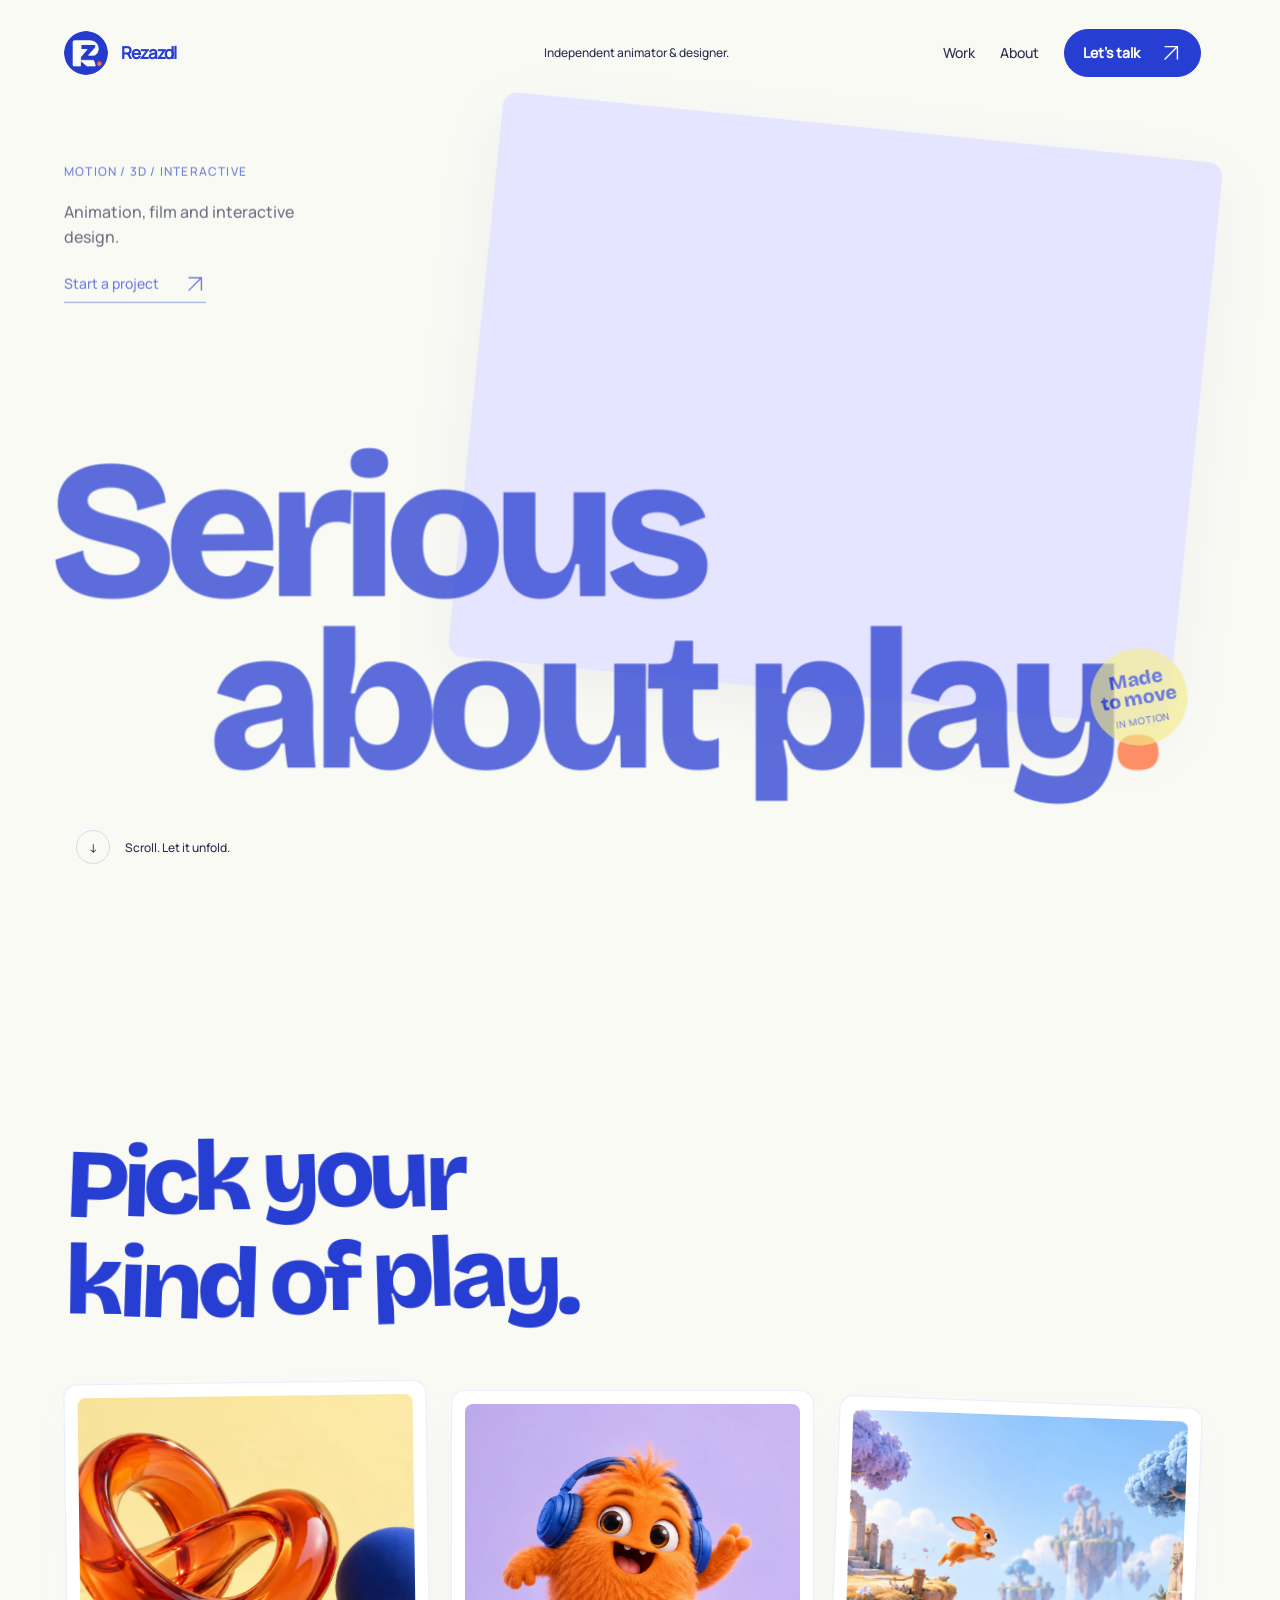
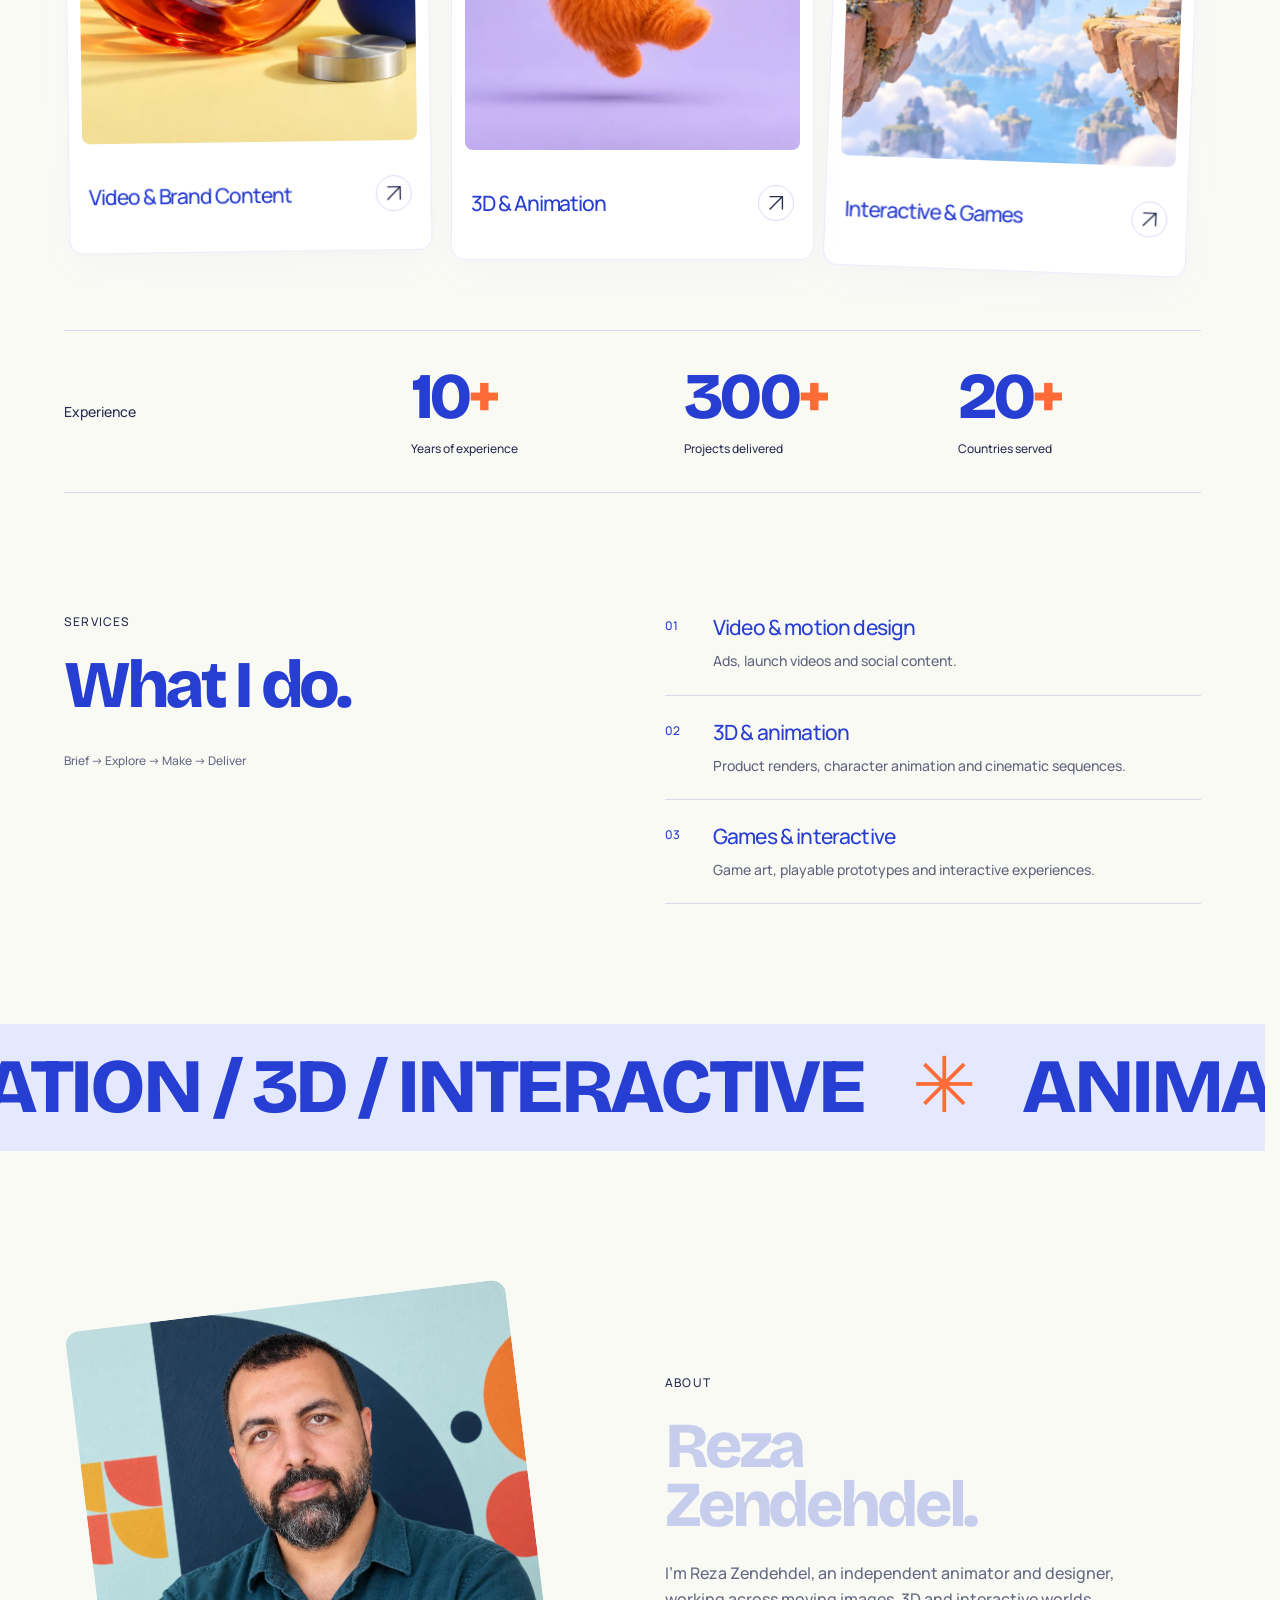
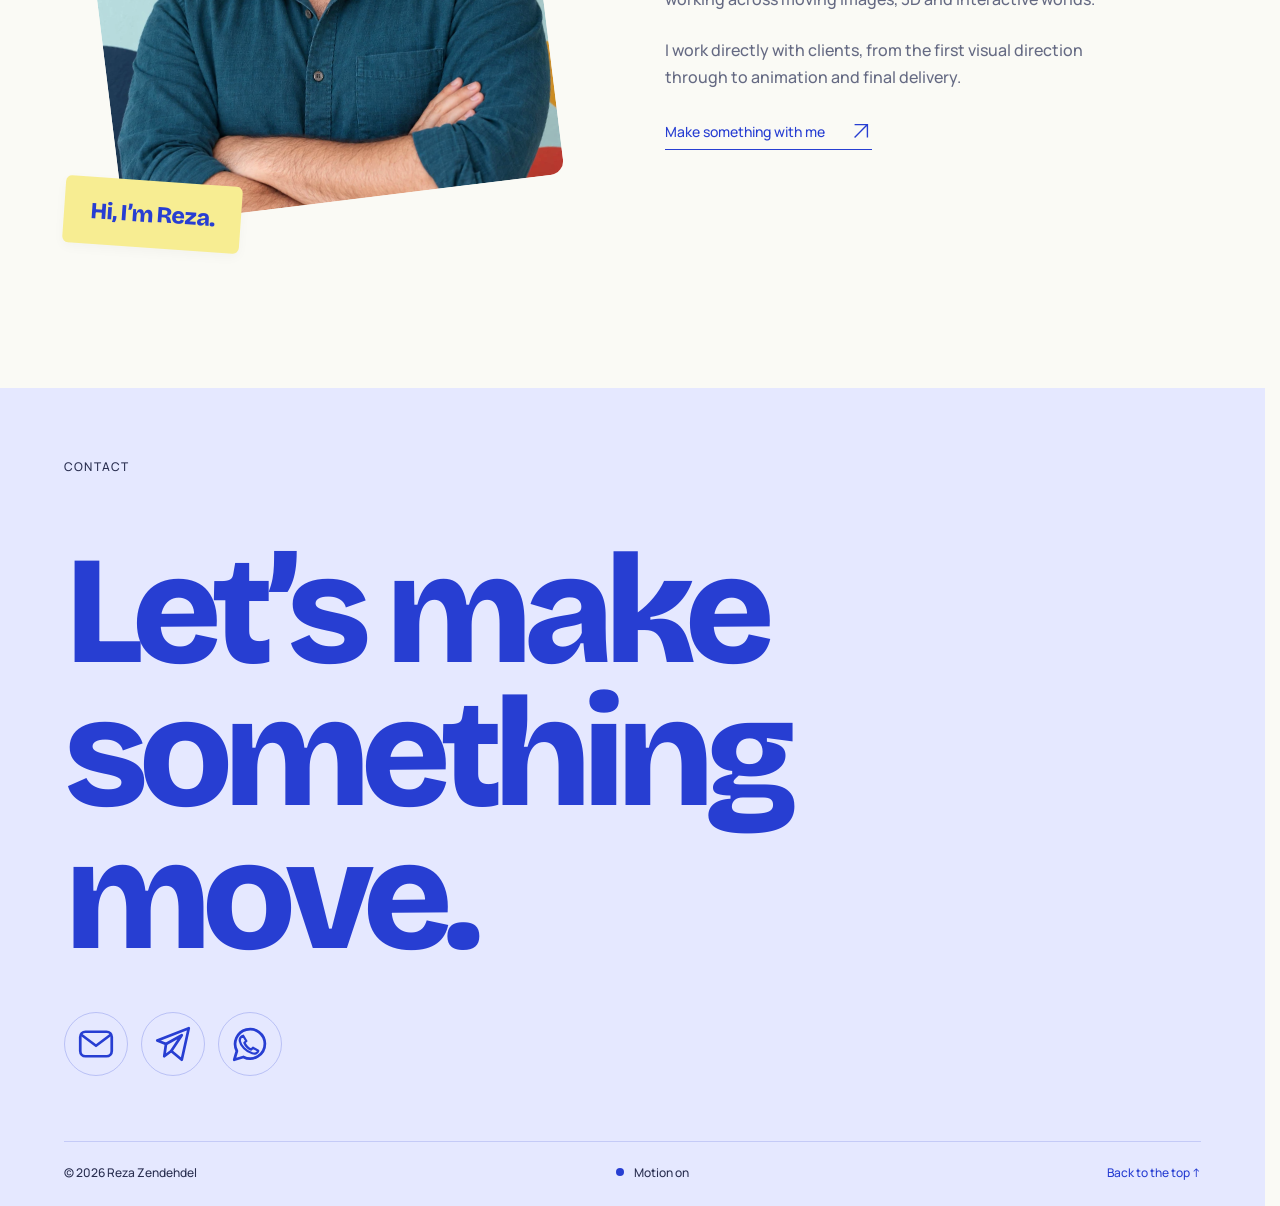
<file: index.html>
<!doctype html><html lang="en"><head><base href="./"><meta charset="utf-8"><meta name="viewport" content="width=device-width, initial-scale=1"><meta name="theme-color" content="#fafaf5"><title>Rezazdl — Reza Zendehdel</title><meta name="description" content="Independent animation, motion design and interactive worlds. A freelance creative with 10+ years of experience."><link rel="icon" type="image/png" href="/assets/brand/rz-logo-v1.png"><link rel="preload" href="./assets/headline.ttf" as="font" type="font/ttf" crossorigin><link rel="stylesheet" href="./site.css?v=20260924-logo1"><script src="./site.js?v=20260923-confirm5" type="module"></script><script defer src="https://cloud.umami.is/script.js" data-website-id="66e963a9-fc44-46df-a7fd-7b0b9149974d"></script></head><body><a class="skip" href="#main">Skip to content</a><div class="scroll-progress" aria-hidden="true"></div><header class="nav"><a class="brand" href="./" aria-label="Rezazdl — Reza Zendehdel home"><img class="brand-logo" src="/assets/brand/rz-logo-v1.png" alt="" width="44" height="44" decoding="async"><span class="brand-name">Rezazdl</span></a><div class="nav-center">Independent animator & designer.</div><nav class="nav-links" aria-label="Main navigation"><a class="desktop" href="#work">Work</a><a class="desktop" href="#about">About</a><a class="nav-contact" href="#contact">Let’s talk <svg class="icon" aria-hidden="true" viewBox="0 0 24 24"><path d="m5 19 14-14M5 5h14v14"/></svg></a></nav></header><main id="main"><div id="top"></div><section class="hero-track" aria-labelledby="hero-title"><div class="hero"><div class="hero-intro"><div><div class="eyebrow">Motion / 3D / Interactive</div><p>Animation, film and interactive design.</p></div><a class="text-link" href="#contact">Start a project <svg class="icon" aria-hidden="true" viewBox="0 0 24 24"><path d="m5 19 14-14M5 5h14v14"/></svg></a></div><div class="reel-frame"><video id="hero-video" loop muted playsinline preload="none" aria-label="Showreel"></video></div><h1 class="hero-title display" id="hero-title"><span class="topline">Serious</span><span class="bottomline">about play<span class="punctuation">.</span></span></h1><div class="hero-sticker" aria-hidden="true">Made<br>to move<small>IN MOTION</small></div><div class="hero-base"><a class="hero-scroll" href="#work"><span class="scroll-glyph" aria-hidden="true">↓</span><span>Scroll. Let it unfold.</span></a><div class="hero-controls"><button id="reel-pause" hidden aria-label="Pause reel" title="Pause reel"><svg aria-hidden="true" viewBox="0 0 24 24"><path class="pause-symbol" d="M9 6v12M15 6v12"/><path class="resume-symbol" d="m9 6 9 6-9 6Z"/></svg></button></div></div></div></section><section id="work" aria-labelledby="work-heading"><div class="work-intro container"><div><h2 class="display section-heading" id="work-heading">Pick your<br>kind of play.</h2></div></div><div class="work-track"><div class="work-stage"><div class="work-grid"><button type="button" class="work-card" data-collection="video" aria-haspopup="dialog" aria-controls="collection-dialog" aria-label="Open Video & Brand Content gallery"><div class="card-image"><img src="./assets/brand-light.webp" alt="Colourful sculptural brand still life" width="1200" height="800" loading="lazy"></div><div class="card-meta"><div><h3>Video & Brand Content</h3></div><span class="card-arrow"><svg class="icon" aria-hidden="true" viewBox="0 0 24 24"><path d="m5 19 14-14M5 5h14v14"/></svg></span></div></button><button type="button" class="work-card" data-collection="3d" aria-haspopup="dialog" aria-controls="collection-dialog" aria-label="Open 3D & Animation gallery"><div class="card-image"><img src="./assets/character.webp" alt="Orange furry character wearing cobalt headphones" width="1200" height="800" loading="lazy"></div><div class="card-meta"><div><h3>3D & Animation</h3></div><span class="card-arrow"><svg class="icon" aria-hidden="true" viewBox="0 0 24 24"><path d="m5 19 14-14M5 5h14v14"/></svg></span></div></button><button type="button" class="work-card" data-collection="interactive" aria-haspopup="dialog" aria-controls="collection-dialog" aria-label="Open Interactive & Games gallery"><div class="card-image"><img src="./assets/game-light.webp" alt="A tiny orange rabbit in a sunlit floating game world" width="1200" height="800" loading="lazy"></div><div class="card-meta"><div><h3>Interactive & Games</h3></div><span class="card-arrow"><svg class="icon" aria-hidden="true" viewBox="0 0 24 24"><path d="m5 19 14-14M5 5h14v14"/></svg></span></div></button></div></div></div></section><section class="container" aria-label="Experience"><div class="numbers"><p>Experience</p><div class="stat"><strong>10<span>+</span></strong><p>Years of experience</p></div><div class="stat"><strong>300<span>+</span></strong><p>Projects delivered</p></div><div class="stat"><strong>20<span>+</span></strong><p>Countries served</p></div></div></section><section class="services container" aria-labelledby="services-title"><div class="reveal"><div class="eyebrow">Services</div><h2 class="display" id="services-title">What I do.</h2><div class="process"><span>Brief</span> → <span>Explore</span> → <span>Make</span> → <span>Deliver</span></div></div><ul class="service-list reveal"><li><span>01</span><div><h3>Video & motion design</h3><p>Ads, launch videos and social content.</p></div></li><li><span>02</span><div><h3>3D & animation</h3><p>Product renders, character animation and cinematic sequences.</p></div></li><li><span>03</span><div><h3>Games & interactive</h3><p>Game art, playable prototypes and interactive experiences.</p></div></li></ul></section><div class="ribbon" aria-hidden="true"><div class="ribbon-content"><span>ANIMATION / 3D / INTERACTIVE <b>✳</b> ANIMATION / 3D / INTERACTIVE <b>✳</b> ANIMATION / 3D / INTERACTIVE <b>✳</b></span></div></div><section class="about container" id="about" aria-labelledby="about-title"><div class="about-visual"><div class="about-photo"><img hidden alt="" width="1200" height="800" decoding="async"></div><div class="about-label"><strong>Hi, I’m Reza.</strong></div></div><div class="reveal"><div class="eyebrow">About</div><h2 class="display" id="about-title">Reza<br>Zendehdel.</h2><p>I’m Reza Zendehdel, an independent animator and designer, working across moving images, 3D and interactive worlds.</p><p>I work directly with clients, from the first visual direction through to animation and final delivery.</p><a class="text-link" href="#contact">Make something with me <svg class="icon" aria-hidden="true" viewBox="0 0 24 24"><path d="m5 19 14-14M5 5h14v14"/></svg></a></div></section><section class="contact container" id="contact" aria-labelledby="contact-heading"><div class="contact-top"><div class="eyebrow">Contact</div></div><h2 class="display" id="contact-heading">Let’s make<br>something <span class="underlined">move.</span></h2><div class="contact-icons" role="group" aria-label="Get in touch"><button type="button" class="contact-icon" data-contact="Email" aria-label="Email me" title="Email me" aria-haspopup="dialog" aria-controls="contact-dialog"><svg aria-hidden="true" viewBox="0 0 24 24"><rect x="3" y="5" width="18" height="14" rx="3"/><path d="m4 7 8 6 8-6"/></svg></button><a class="contact-icon" href="https://t.me/rzazdl" target="_blank" rel="noopener noreferrer" aria-label="Telegram" title="Telegram"><svg aria-hidden="true" viewBox="0 0 24 24"><path d="m3 10 18-7-4 18-6-5-4 3 1-7Z"/><path d="m8 12 9-5-6 9"/></svg></a><a class="contact-icon" href="./wa/" target="_blank" rel="noopener noreferrer" aria-label="WhatsApp" title="WhatsApp"><svg aria-hidden="true" viewBox="0 0 24 24"><path d="M20.5 11.8a8.5 8.5 0 0 1-12.3 7.6L3 21l1.5-5A8.5 8.5 0 1 1 20.5 11.8Z"/><path d="m8.1 7.3 1.8 3-1.1 1c.7 1.7 2.2 3.2 3.9 3.9l1-1.1 3 1.8c-.9 3.2-5.6 1-8.1-1.5-2.5-2.5-3.7-6-.5-7.1Z" stroke-width="1.3"/></svg></a><button type="button" class="contact-icon" aria-disabled="true" aria-label="Instagram — link coming soon" title="Instagram — link coming soon"><svg aria-hidden="true" viewBox="0 0 24 24"><rect x="3.5" y="3.5" width="17" height="17" rx="5"/><circle cx="12" cy="12" r="3.7"/><circle cx="17.4" cy="6.8" r=".7" fill="currentColor" stroke="none"/></svg></button><button type="button" class="contact-icon" aria-disabled="true" aria-label="LinkedIn — link coming soon" title="LinkedIn — link coming soon"><svg aria-hidden="true" viewBox="0 0 24 24"><rect x="3.5" y="3.5" width="17" height="17" rx="3"/><path d="M8 10v7m4 0v-7m0 3a2.5 2.5 0 0 1 5 0v4"/><circle cx="8" cy="7" r=".8" fill="currentColor" stroke="none"/></svg></button></div><footer class="footer"><span>© 2026 Reza Zendehdel</span><button class="motion-toggle" aria-pressed="true">Motion on</button><a href="#top">Back to the top ↑</a></footer></section></main><dialog id="contact-dialog" class="contact-dialog" aria-labelledby="contact-title"><div class="dialog-head"><span>LET’S TALK ABOUT YOUR PROJECT</span><button class="close" data-close aria-label="Close email form">×</button></div><h2 id="contact-title">Put your idea<br>into words.</h2><form id="email-form" data-recipient=""><div class="form-row"><label>Your name<input name="name" autocomplete="name" maxlength="100" required placeholder="How should I call you?"></label><label>Your email<input name="email" type="email" autocomplete="email" maxlength="254" required placeholder="you@company.com"></label></div><label>Subject<input name="subject" maxlength="160" required placeholder="What are we making?"></label><label>Your message<textarea name="message" rows="4" maxlength="5000" required placeholder="A little about the idea, the timing, and what you have in mind."></textarea></label><p id="email-status" class="email-status" role="status">Email is being connected. For now, reach me on <a href="https://t.me/rzazdl" target="_blank" rel="noopener noreferrer">Telegram</a> or <a href="./wa/" target="_blank" rel="noopener noreferrer">WhatsApp</a>.</p><button class="button email-submit" type="submit" disabled>Send message ↗</button><small class="email-explanation">Your message is sent directly from this form. I’ll reply to the email address you provide.</small></form></dialog><dialog id="collection-dialog" class="portfolio-dialog collection-dialog" aria-labelledby="collection-title" aria-describedby="collection-description"><div class="portfolio-toolbar"><span id="collection-kicker" class="eyebrow">SELECTED WORK</span><button class="close" data-close aria-label="Close project gallery">×</button></div><div class="collection-content"><div class="collection-heading"><h2 class="display" id="collection-title" tabindex="-1" autofocus></h2><p id="collection-description"></p></div><div class="collection-count"><span id="collection-count"></span></div><div id="collection-grid" class="collection-grid"></div></div></dialog><dialog id="project-dialog" class="portfolio-dialog project-dialog" aria-labelledby="detail-title" aria-describedby="detail-subtitle"><div class="portfolio-toolbar"><button class="gallery-back" id="back-to-gallery">← Back to gallery</button><span id="detail-position"></span><button class="close" data-close aria-label="Close project details">×</button></div><div id="project-content" class="detail-content"></div></dialog></body></html>
</file>
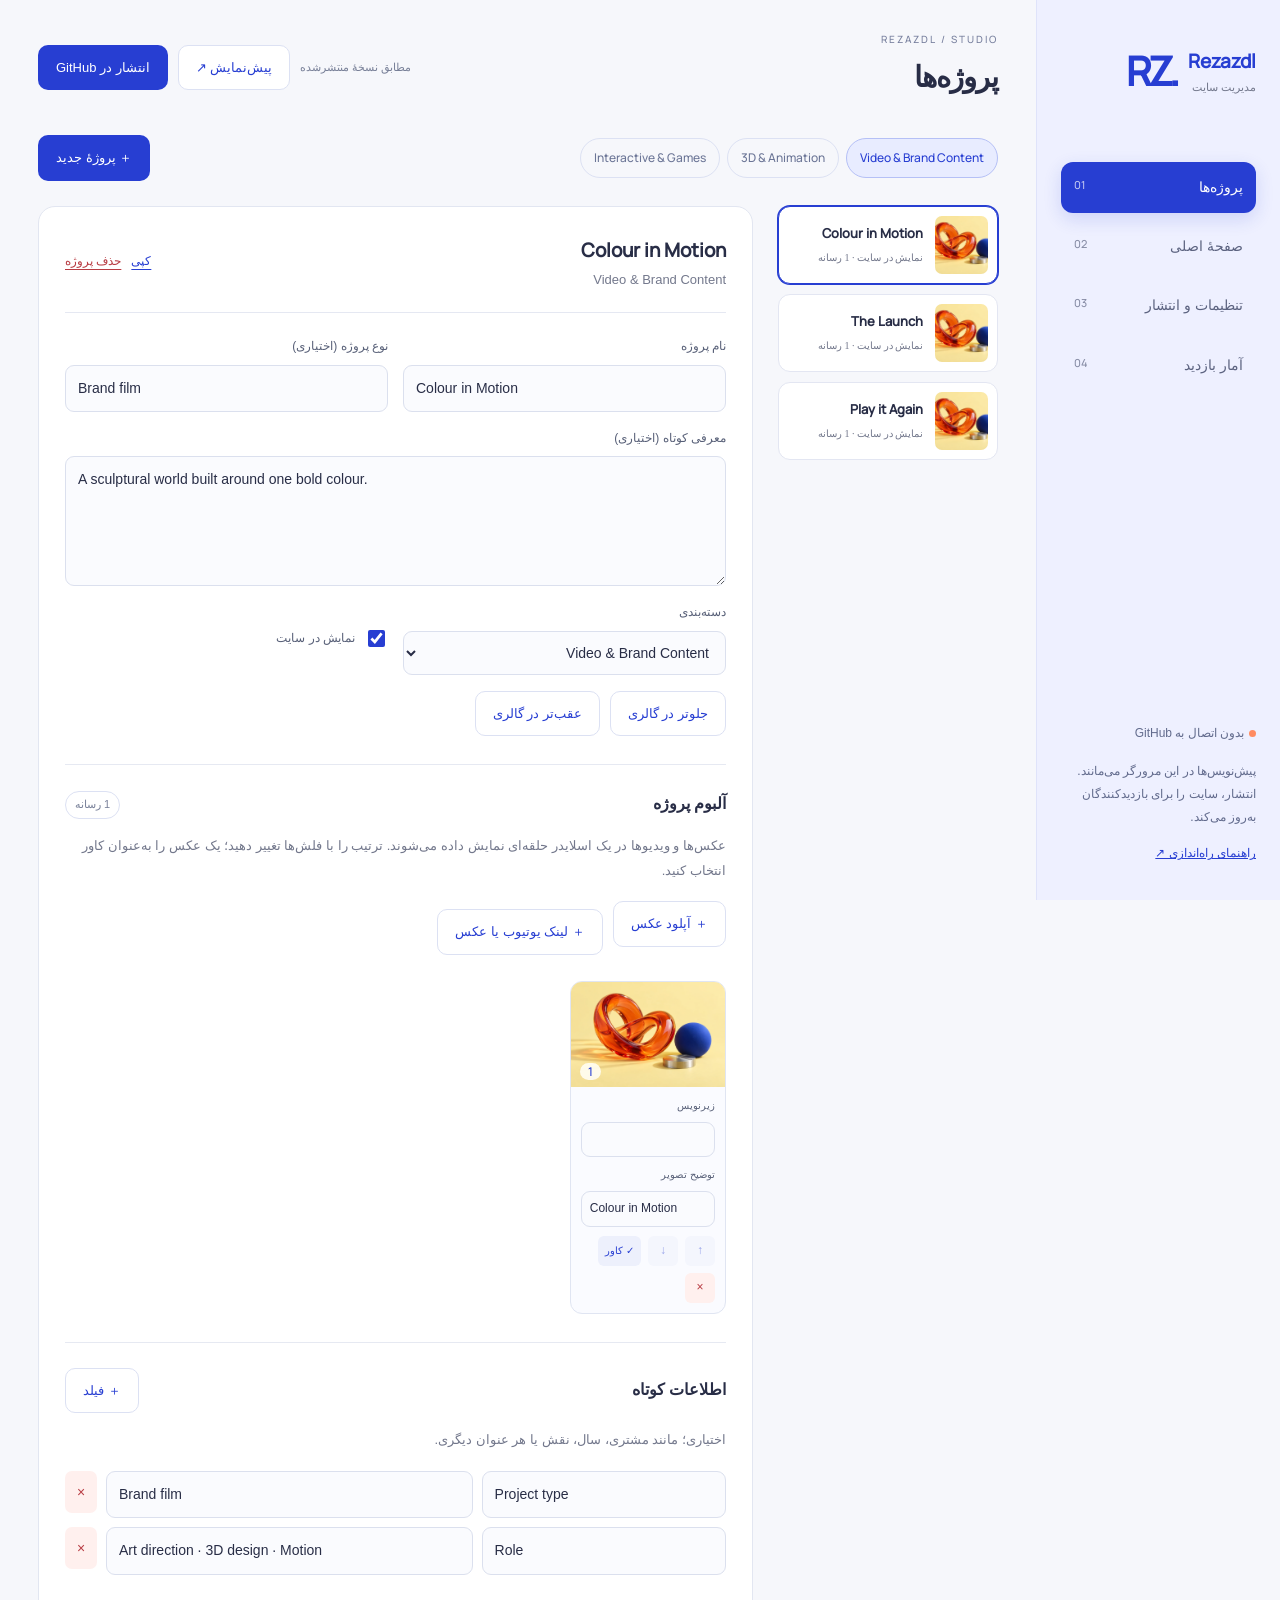
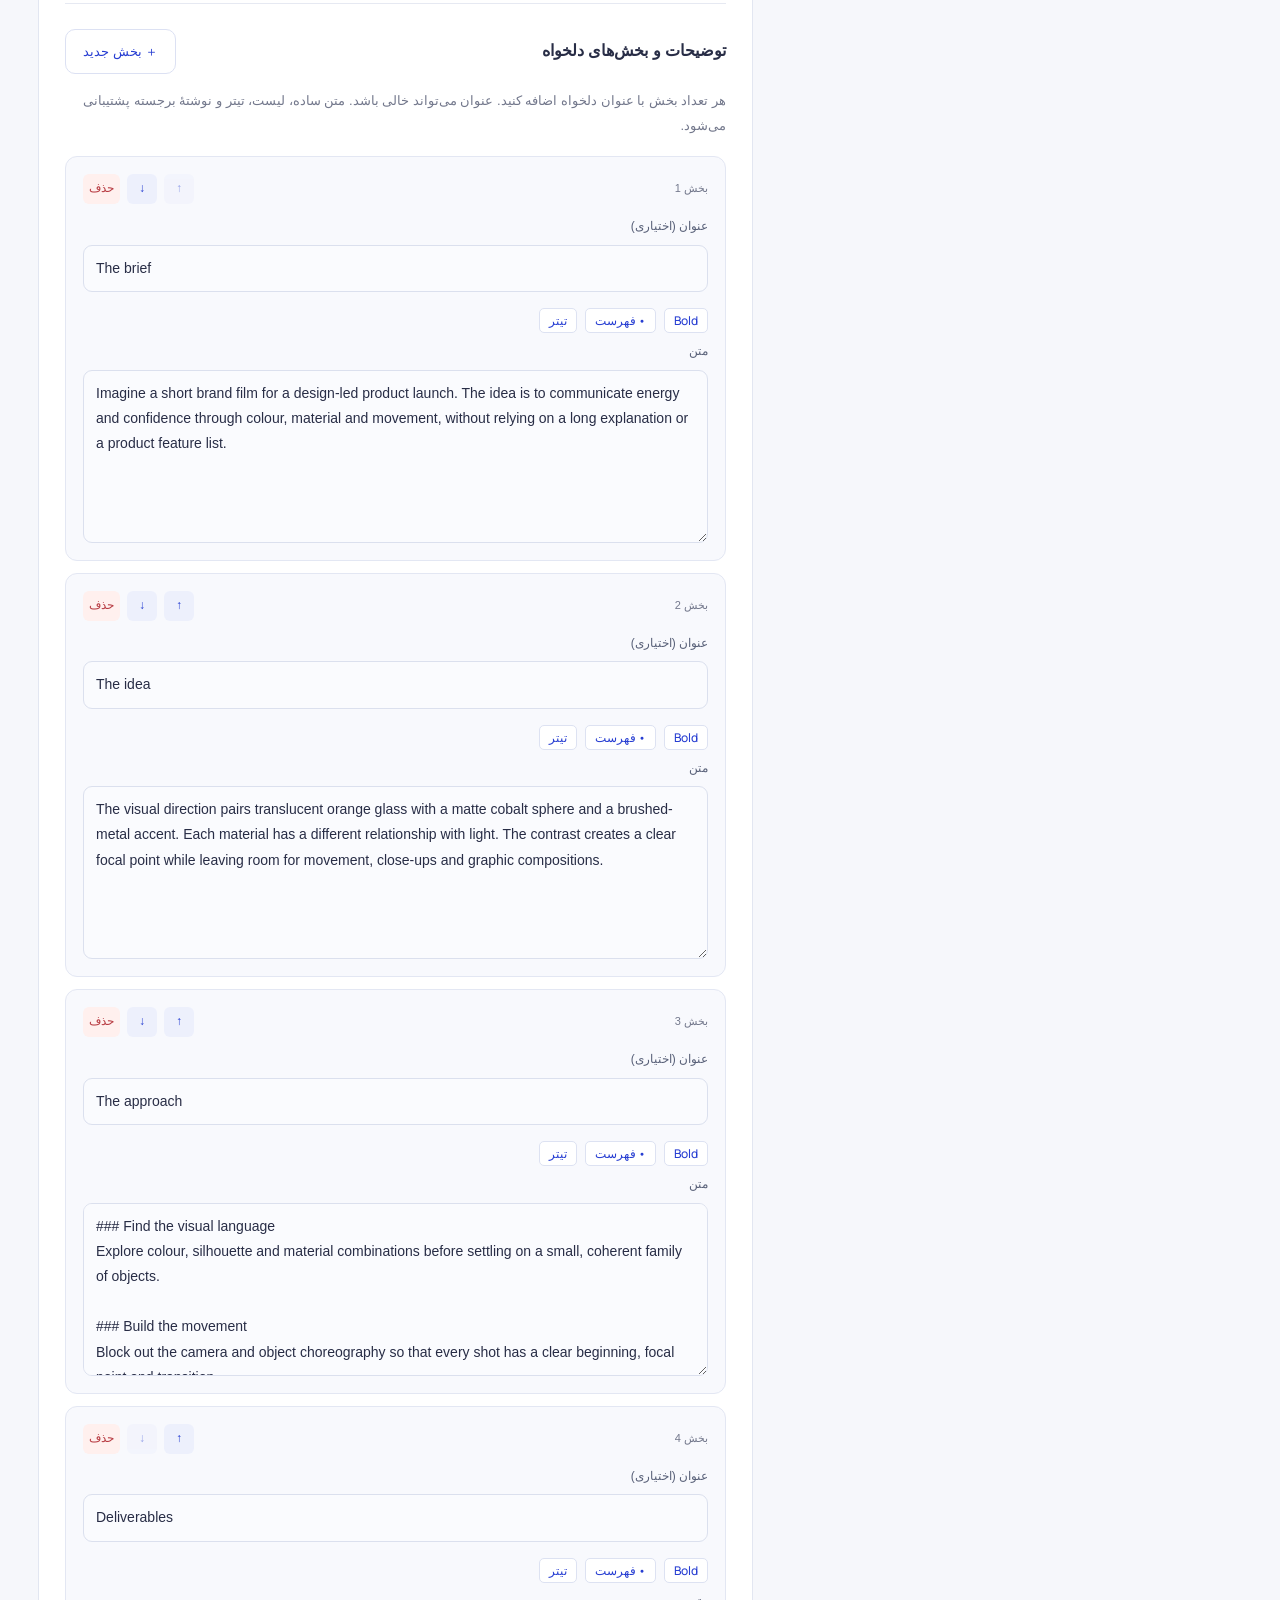
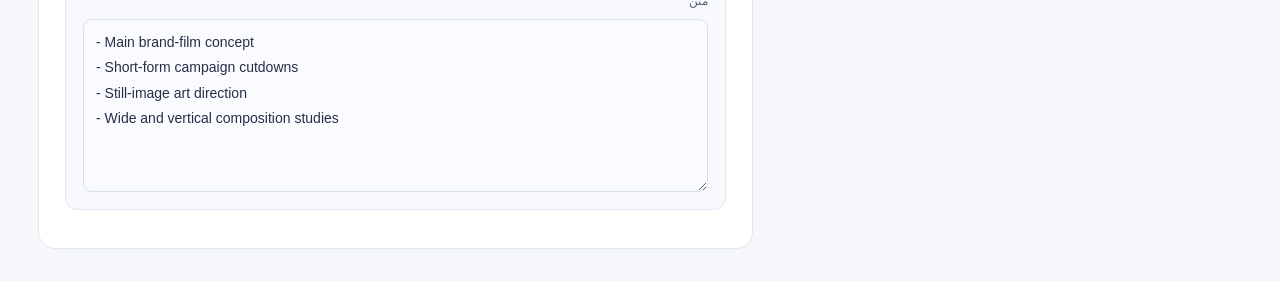
<file: admin/index.html>
<!doctype html><html lang="fa" dir="rtl"><head><base href="../"><meta charset="utf-8"><meta name="viewport" content="width=device-width,initial-scale=1"><meta name="robots" content="noindex,nofollow"><title>مدیریت محتوا — Rezazdl</title><link rel="icon" type="image/png" href="/assets/brand/rz-logo-v1.png"><link rel="stylesheet" href="admin/admin.css?v=20260923-forms4"><script type="module" src="admin/admin.js?v=20260923-forms4"></script></head><body>
<aside class="sidebar"><a class="admin-brand" href="./" target="_blank" rel="noopener"><b>RZ.</b><span>Rezazdl<small>مدیریت سایت</small></span></a><nav aria-label="بخش‌های مدیریت"><button data-view="projects" class="active">پروژه‌ها <span>01</span></button><button data-view="home">صفحهٔ اصلی <span>02</span></button><button data-view="settings">تنظیمات و انتشار <span>03</span></button><button data-view="stats">آمار بازدید <span>04</span></button></nav><div class="sidebar-bottom"><span class="status-dot"></span><span id="connection-state">بدون اتصال به GitHub</span><p>پیش‌نویس‌ها در این مرورگر می‌مانند. انتشار، سایت را برای بازدیدکنندگان به‌روز می‌کند.</p><a href="admin/guide.html" target="_blank" rel="noopener">راهنمای راه‌اندازی ↗</a></div></aside>
<main class="workspace"><header class="admin-header"><div><p class="overline">REZAZDL / STUDIO</p><h1 id="view-title">پروژه‌ها</h1></div><div class="header-actions"><span id="save-state" role="status">در حال دریافت محتوا…</span><button id="preview" class="secondary" disabled>پیش‌نمایش ↗</button><button id="publish" class="primary" disabled>انتشار در GitHub</button></div></header><div id="notice" role="status" hidden></div>
<section id="view-projects" class="view"><div class="project-tools"><div id="category-tabs" class="tabs" role="group" aria-label="دسته‌بندی پروژه‌ها"></div><button id="add-project" class="primary" disabled>＋ پروژهٔ جدید</button></div><div class="project-layout"><div id="project-list" class="project-list" aria-label="فهرست پروژه‌ها"></div><div id="editor" class="editor"><p>در حال دریافت پروژه‌ها…</p></div></div></section>
<section id="view-home" class="view" hidden><p class="help">متن، عکس و ترتیب بخش‌های صفحه را اینجا تغییر دهید. تغییرها ابتدا پیش‌نویس هستند؛ پس از پیش‌نمایش، «انتشار در GitHub» را بزنید.</p><div id="home-editor"></div></section>
<section id="view-settings" class="view" hidden><div class="settings-grid"><section class="panel"><div class="section-title"><h2>اتصال به GitHub</h2><span id="repo-badge" class="pill">متصل نیست</span></div><p class="help">پس از آپلود نسخهٔ آماده در مخزن، این اتصال را یک‌بار تنظیم کنید. توکن فقط تا زمان باز بودن این صفحه در حافظه می‌ماند.</p><form id="connect-form"><label>آدرس مخزن<input id="repo" value="Rezazdl/rezazdl.github.io" dir="ltr" placeholder="https://github.com/username/portfolio" required></label><div class="two-fields"><label>شاخه<input id="branch" dir="ltr" value="main" required></label><label>پوشهٔ سایت<input id="content-root" dir="ltr" value="" placeholder="خالی بگذارید"></label></div><label>توکن دسترسی GitHub<input id="token" type="password" autocomplete="off" spellcheck="false" required placeholder="Fine-grained personal access token"></label><p class="help">برای همین مخزن، دسترسی <b dir="ltr">Contents: Read and write</b> کافی است. <a href="https://github.com/settings/personal-access-tokens/new" target="_blank" rel="noopener noreferrer">ساخت توکن ↗</a></p><div class="button-row"><button type="submit" class="primary" id="connect">اتصال</button><button type="button" id="disconnect" class="secondary">قطع اتصال</button></div></form><p id="connect-message" class="help" role="status"></p></section>
<section class="panel"><h2>ویدیوی هیرو</h2><p class="help">یک فایل MP4 کم‌حجم، حداکثر ۳۰ ثانیه و ۱۵ مگابایت. ویدیوهای پروژه‌ها با لینک یوتیوب اضافه می‌شوند.</p><label>آدرس ویدیو<input id="hero-url" dir="ltr" placeholder="assets/showreel.mp4"></label><label class="upload-button">انتخاب فایل MP4<input id="hero-file" type="file" accept="video/mp4"></label><video id="hero-preview" controls muted playsinline preload="metadata"></video></section>
<section class="panel"><h2>نسخهٔ پشتیبان</h2><p class="help">خروجی شامل متن و ترتیب تمام پروژه‌ها و تصاویر تازهٔ آپلودشده است. عکس‌های قبلاً منتشرشده همچنان در مخزن شما باقی می‌مانند.</p><div class="button-row"><button id="export" class="secondary">دانلود فایل محتوا</button><label class="upload-button">ورود فایل محتوا<input id="import" type="file" accept="application/json,.json"></label></div><button id="reset-draft" class="text-button danger">کنار گذاشتن پیش‌نویس و دریافت نسخهٔ منتشرشده</button></section>
<section class="panel"><h2>ردیابی بازدید</h2><p class="help">برای دریافت بازدیدکننده‌ها، منبع ورود، کشور و بازهٔ زمانی، سایت را در Umami اضافه کنید و شناسهٔ آن را اینجا وارد کنید. <a href="https://cloud.umami.is/" target="_blank" rel="noopener noreferrer">باز کردن Umami ↗</a></p><label class="check"><input id="analytics-enabled" type="checkbox">ثبت بازدیدها فعال باشد</label><label>Website ID<input id="website-id" dir="ltr" placeholder="xxxxxxxx-xxxx-xxxx-xxxx-xxxxxxxxxxxx"></label><label>آدرس اسکریپت<input id="script-url" dir="ltr" placeholder="https://cloud.umami.is/script.js"></label><p class="help">برای اعمال تنظیمات ثبت بازدید، دکمهٔ «انتشار در GitHub» را بزنید. صفحهٔ مدیریت و پیش‌نمایش در آمار شمرده نمی‌شوند.</p></section></div></section>
<section id="view-stats" class="view" hidden><section class="panel stats-setup"><div><h2>آمار واقعی سایت</h2><p id="analytics-state" class="help">ابزار آمار هنوز متصل نشده است.</p><p class="help">گزارش شامل بازدیدکننده‌ها، بازدید صفحات، منابع ورودی و کشورهاست. بازهٔ روزانه، هفتگی، ماهانه یا دلخواه را داخل داشبورد انتخاب کنید.</p></div><label>لینک اشتراک داشبورد Umami<input id="dashboard-url" dir="ltr" placeholder="https://cloud.umami.is/share/…"></label><p class="help">این لینک فقط در همین مرورگر ذخیره می‌شود و همراه سایت منتشر نمی‌شود. هر کسی که خود لینک را داشته باشد می‌تواند گزارش را ببیند.</p><div class="button-row"><button id="show-dashboard" class="primary">نمایش داشبورد</button><a id="open-dashboard" class="secondary" target="_blank" rel="noopener noreferrer" hidden>باز کردن در تب جدید ↗</a><button id="remove-dashboard" class="text-button">حذف اتصال داشبورد</button></div></section><div id="analytics-empty" class="empty-state"><b>هنوز گزارشی متصل نیست.</b><p>از بخش تنظیمات، ثبت بازدید را فعال کنید؛ سپس لینک اشتراک گزارش را اینجا قرار دهید.</p></div><iframe sandbox="allow-scripts allow-same-origin allow-forms allow-popups" id="analytics-frame" title="آمار بازدید سایت در Umami" referrerpolicy="no-referrer" hidden></iframe></section>
</main><dialog id="confirm-dialog"><form method="dialog"><h2 id="confirm-title">تأیید تغییر</h2><p id="confirm-description"></p><div class="button-row"><button value="cancel" class="secondary">انصراف</button><button value="confirm" class="primary" id="confirm-action">تأیید</button></div></form></dialog><dialog id="media-dialog"><form id="media-form"><h2>افزودن به آلبوم</h2><label>نوع رسانه<select id="media-type"><option value="youtube">ویدیوی یوتیوب</option><option value="image">عکس با آدرس اینترنتی</option></select></label><label>لینک<input id="media-url" type="url" dir="ltr" required placeholder="https://www.youtube.com/watch?v=…"></label><label>زیرنویس (اختیاری)<input id="media-caption" dir="auto"></label><p id="media-error" role="alert"></p><div class="button-row"><button type="button" data-close-media class="secondary">انصراف</button><button class="primary">افزودن</button></div></form></dialog>
</body></html>
</file>
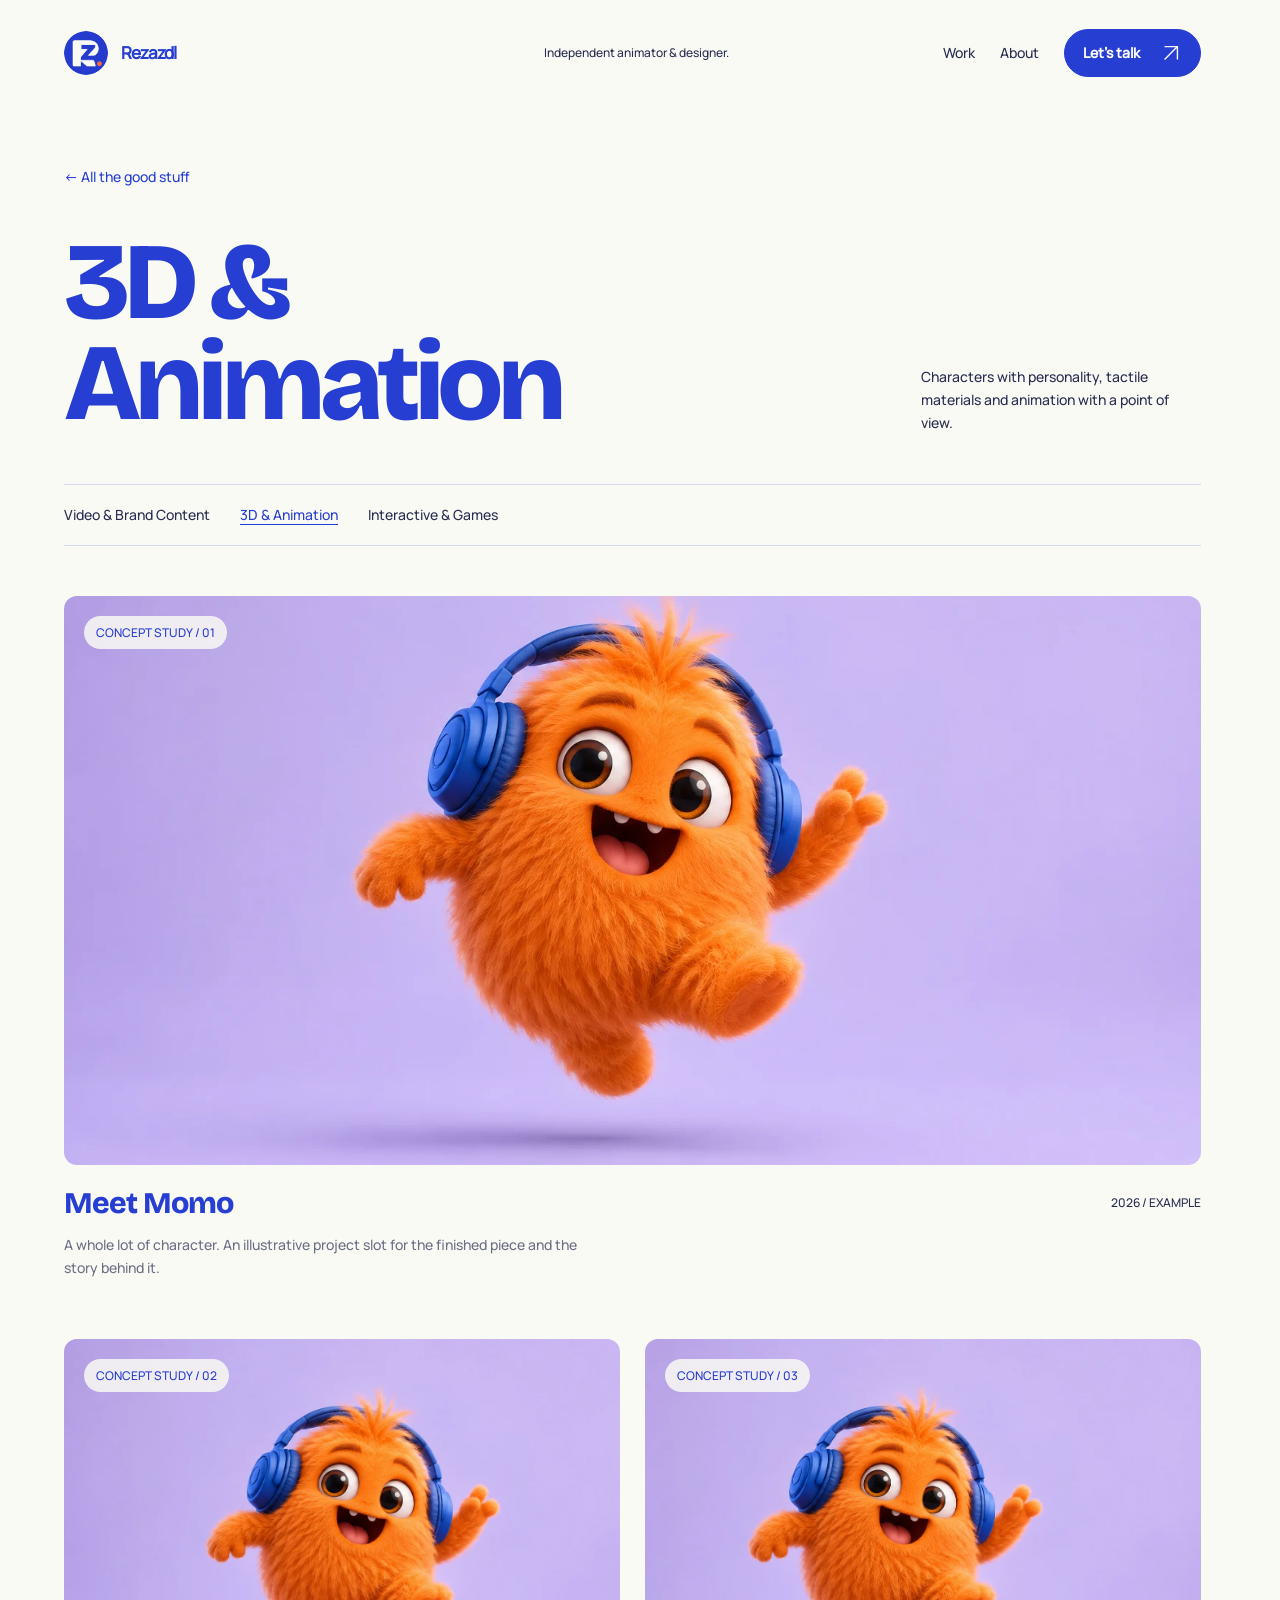
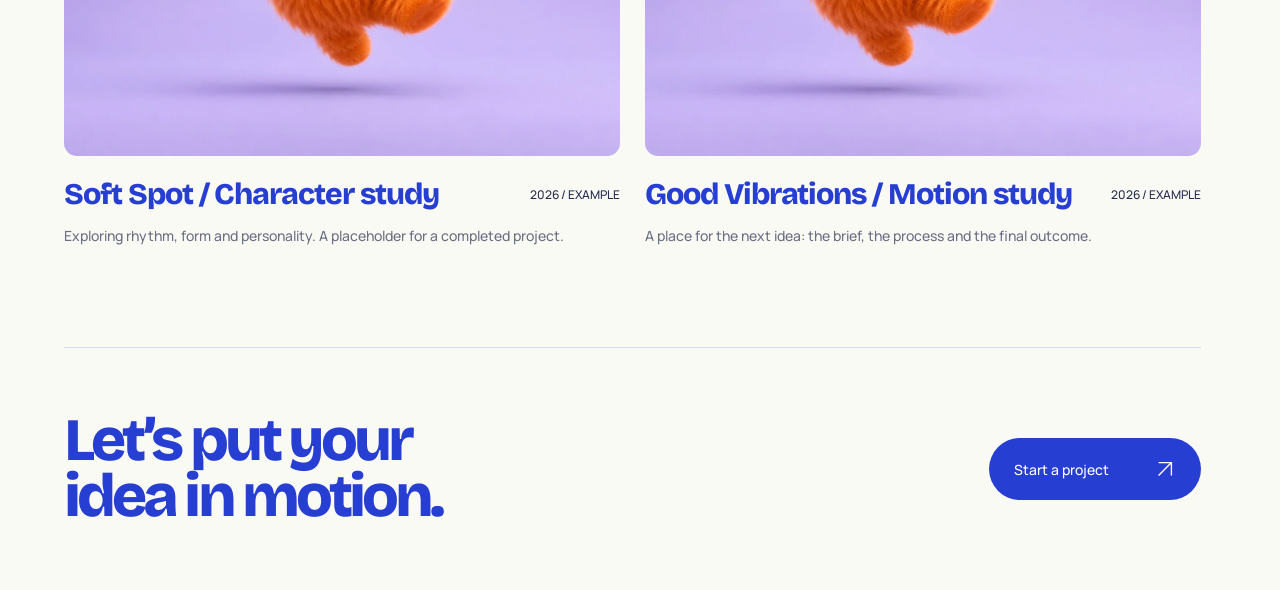
<file: work/3d/index.html>
<!doctype html><html lang="en"><head><base href="../../"><meta charset="utf-8"><meta name="viewport" content="width=device-width, initial-scale=1"><meta name="theme-color" content="#fafaf5"><title>3D & Animation — Reza Zendehdel</title><meta name="description" content="Characters with personality, tactile materials and animation with a point of view."><link rel="icon" type="image/png" href="/assets/brand/rz-logo-v1.png"><link rel="preload" href="./assets/headline.ttf" as="font" type="font/ttf" crossorigin><link rel="stylesheet" href="./site.css?v=20260924-logo1"><script src="./site.js?v=20260923-confirm5" type="module"></script></head><body><a class="skip" href="#main">Skip to content</a><div class="scroll-progress" aria-hidden="true"></div><header class="nav"><a class="brand" href="./" aria-label="Rezazdl — Reza Zendehdel home"><img class="brand-logo" src="/assets/brand/rz-logo-v1.png" alt="" width="44" height="44" decoding="async"><span class="brand-name">Rezazdl</span></a><div class="nav-center">Independent animator & designer.</div><nav class="nav-links" aria-label="Main navigation"><a class="desktop" href="./#work">Work</a><a class="desktop" href="./#about">About</a><a class="nav-contact" href="./#contact">Let’s talk <svg class="icon" aria-hidden="true" viewBox="0 0 24 24"><path d="m5 19 14-14M5 5h14v14"/></svg></a></nav></header><main class="category-main container" id="main"><div id="top"></div><a class="category-back" href="./#work">← All the good stuff</a><div class="category-heading"><h1 class="display">3D &<br>Animation</h1><p>Characters with personality, tactile materials and animation with a point of view.</p></div><nav class="category-tabs" aria-label="Work categories"><a href="#work" data-collection="video" aria-haspopup="dialog">Video & Brand Content</a><a href="#work" data-collection="3d" aria-haspopup="dialog" aria-current="page">3D & Animation</a><a href="#work" data-collection="interactive" aria-haspopup="dialog">Interactive & Games</a></nav><div class="project-grid"><article class="project reveal"><div class="project-image variant-0"><img src="./assets/character.webp" alt="Meet Momo: characters, objects & animated worlds concept" width="1200" height="800" loading="eager"><span class="project-label">CONCEPT STUDY / 01</span></div><div class="project-meta"><h2>Meet Momo</h2><span>2026 / EXAMPLE</span></div><p class="project-description">A whole lot of character. An illustrative project slot for the finished piece and the story behind it.</p></article><article class="project reveal"><div class="project-image variant-1"><img src="./assets/character.webp" alt="Soft Spot / Character study: characters, objects & animated worlds concept" width="1200" height="800" loading="lazy"><span class="project-label">CONCEPT STUDY / 02</span></div><div class="project-meta"><h2>Soft Spot / Character study</h2><span>2026 / EXAMPLE</span></div><p class="project-description">Exploring rhythm, form and personality. A placeholder for a completed project.</p></article><article class="project reveal"><div class="project-image variant-2"><img src="./assets/character.webp" alt="Good Vibrations / Motion study: characters, objects & animated worlds concept" width="1200" height="800" loading="lazy"><span class="project-label">CONCEPT STUDY / 03</span></div><div class="project-meta"><h2>Good Vibrations / Motion study</h2><span>2026 / EXAMPLE</span></div><p class="project-description">A place for the next idea: the brief, the process and the final outcome.</p></article></div><section class="category-footer"><h2 class="display">Let’s put your<br>idea in motion.</h2><a class="button" href="./#contact">Start a project <svg class="icon" aria-hidden="true" viewBox="0 0 24 24"><path d="m5 19 14-14M5 5h14v14"/></svg></a></section></main><dialog id="contact-dialog" class="contact-dialog" aria-labelledby="contact-title"><div class="dialog-head"><span>LET’S TALK ABOUT YOUR PROJECT</span><button class="close" data-close aria-label="Close email form">×</button></div><h2 id="contact-title">Put your idea<br>into words.</h2><form id="email-form" data-recipient=""><div class="form-row"><label>Your name<input name="name" autocomplete="name" maxlength="100" required placeholder="How should I call you?"></label><label>Your email<input name="email" type="email" autocomplete="email" maxlength="254" required placeholder="you@company.com"></label></div><label>Subject<input name="subject" maxlength="160" required placeholder="What are we making?"></label><label>Your message<textarea name="message" rows="4" maxlength="5000" required placeholder="A little about the idea, the timing, and what you have in mind."></textarea></label><p id="email-status" class="email-status" role="status">Email is being connected. For now, reach me on <a href="https://t.me/rzazdl" target="_blank" rel="noopener noreferrer">Telegram</a> or <a href="./wa/" target="_blank" rel="noopener noreferrer">WhatsApp</a>.</p><button class="button email-submit" type="submit" disabled>Prepare email ↗</button><small class="email-explanation">When connected, this opens your email app with your message ready to send.</small></form></dialog><dialog id="collection-dialog" class="portfolio-dialog collection-dialog" aria-labelledby="collection-title" aria-describedby="collection-description"><div class="portfolio-toolbar"><span id="collection-kicker" class="eyebrow">SELECTED WORK</span><button class="close" data-close aria-label="Close project gallery">×</button></div><div class="collection-content"><div class="collection-heading"><h2 class="display" id="collection-title" tabindex="-1" autofocus></h2><p id="collection-description"></p></div><div class="collection-count"><span id="collection-count"></span></div><div id="collection-grid" class="collection-grid"></div></div></dialog><dialog id="project-dialog" class="portfolio-dialog project-dialog" aria-labelledby="detail-title" aria-describedby="detail-subtitle"><div class="portfolio-toolbar"><button class="gallery-back" id="back-to-gallery">← Back to gallery</button><span id="detail-position"></span><button class="close" data-close aria-label="Close project details">×</button></div><div id="project-content" class="detail-content"></div></dialog></body></html>
</file>
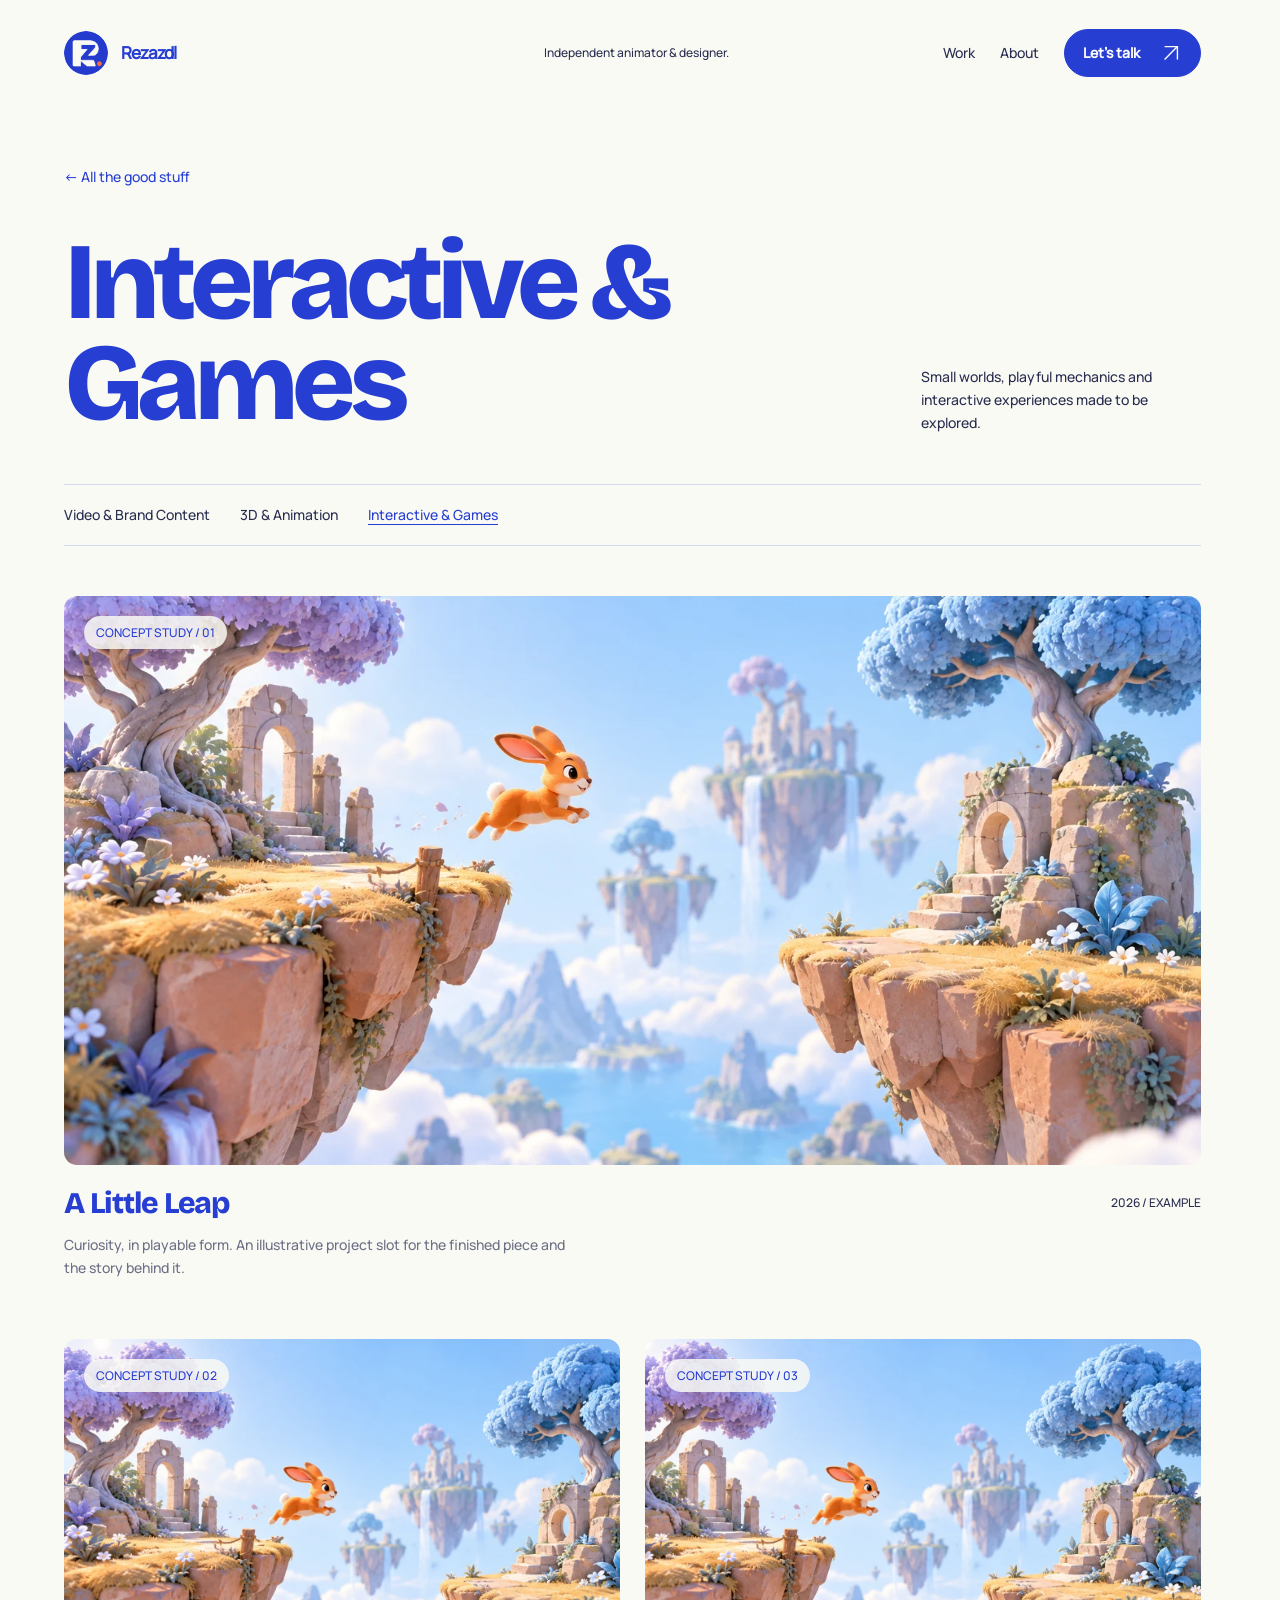
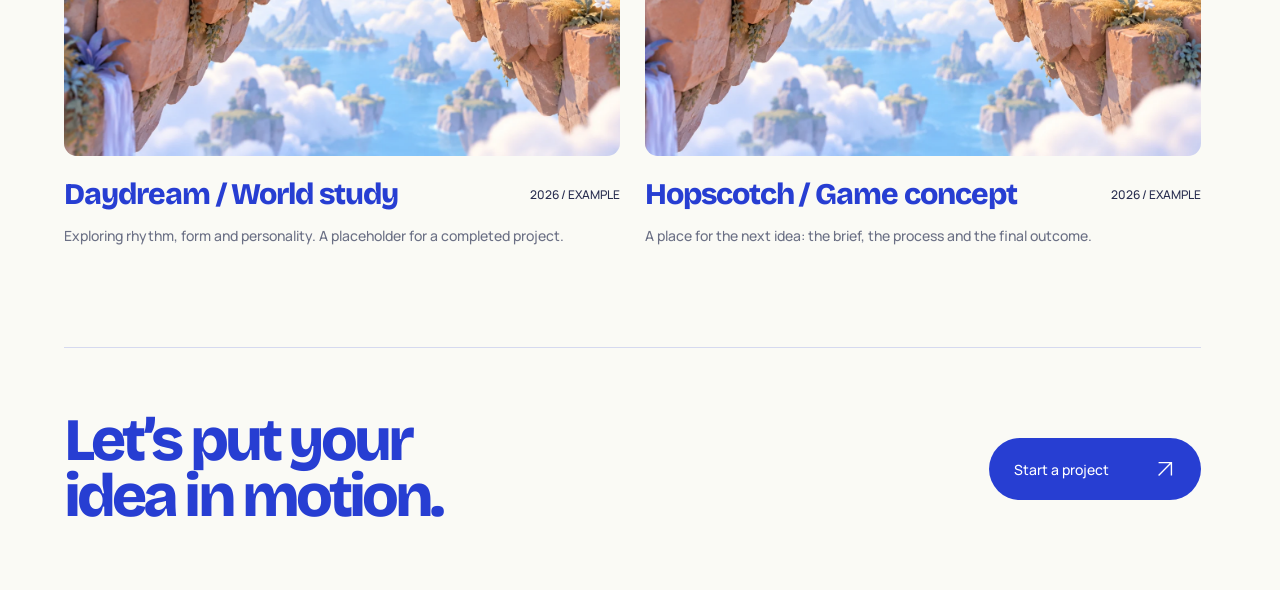
<file: work/interactive/index.html>
<!doctype html><html lang="en"><head><base href="../../"><meta charset="utf-8"><meta name="viewport" content="width=device-width, initial-scale=1"><meta name="theme-color" content="#fafaf5"><title>Interactive & Games — Reza Zendehdel</title><meta name="description" content="Small worlds, playful mechanics and interactive experiences made to be explored."><link rel="icon" type="image/png" href="/assets/brand/rz-logo-v1.png"><link rel="preload" href="./assets/headline.ttf" as="font" type="font/ttf" crossorigin><link rel="stylesheet" href="./site.css?v=20260924-logo1"><script src="./site.js?v=20260923-confirm5" type="module"></script></head><body><a class="skip" href="#main">Skip to content</a><div class="scroll-progress" aria-hidden="true"></div><header class="nav"><a class="brand" href="./" aria-label="Rezazdl — Reza Zendehdel home"><img class="brand-logo" src="/assets/brand/rz-logo-v1.png" alt="" width="44" height="44" decoding="async"><span class="brand-name">Rezazdl</span></a><div class="nav-center">Independent animator & designer.</div><nav class="nav-links" aria-label="Main navigation"><a class="desktop" href="./#work">Work</a><a class="desktop" href="./#about">About</a><a class="nav-contact" href="./#contact">Let’s talk <svg class="icon" aria-hidden="true" viewBox="0 0 24 24"><path d="m5 19 14-14M5 5h14v14"/></svg></a></nav></header><main class="category-main container" id="main"><div id="top"></div><a class="category-back" href="./#work">← All the good stuff</a><div class="category-heading"><h1 class="display">Interactive &<br>Games</h1><p>Small worlds, playful mechanics and interactive experiences made to be explored.</p></div><nav class="category-tabs" aria-label="Work categories"><a href="#work" data-collection="video" aria-haspopup="dialog">Video & Brand Content</a><a href="#work" data-collection="3d" aria-haspopup="dialog">3D & Animation</a><a href="#work" data-collection="interactive" aria-haspopup="dialog" aria-current="page">Interactive & Games</a></nav><div class="project-grid"><article class="project reveal"><div class="project-image variant-0"><img src="./assets/game-light.webp" alt="A Little Leap: game worlds & things to play with concept" width="1200" height="800" loading="eager"><span class="project-label">CONCEPT STUDY / 01</span></div><div class="project-meta"><h2>A Little Leap</h2><span>2026 / EXAMPLE</span></div><p class="project-description">Curiosity, in playable form. An illustrative project slot for the finished piece and the story behind it.</p></article><article class="project reveal"><div class="project-image variant-1"><img src="./assets/game-light.webp" alt="Daydream / World study: game worlds & things to play with concept" width="1200" height="800" loading="lazy"><span class="project-label">CONCEPT STUDY / 02</span></div><div class="project-meta"><h2>Daydream / World study</h2><span>2026 / EXAMPLE</span></div><p class="project-description">Exploring rhythm, form and personality. A placeholder for a completed project.</p></article><article class="project reveal"><div class="project-image variant-2"><img src="./assets/game-light.webp" alt="Hopscotch / Game concept: game worlds & things to play with concept" width="1200" height="800" loading="lazy"><span class="project-label">CONCEPT STUDY / 03</span></div><div class="project-meta"><h2>Hopscotch / Game concept</h2><span>2026 / EXAMPLE</span></div><p class="project-description">A place for the next idea: the brief, the process and the final outcome.</p></article></div><section class="category-footer"><h2 class="display">Let’s put your<br>idea in motion.</h2><a class="button" href="./#contact">Start a project <svg class="icon" aria-hidden="true" viewBox="0 0 24 24"><path d="m5 19 14-14M5 5h14v14"/></svg></a></section></main><dialog id="contact-dialog" class="contact-dialog" aria-labelledby="contact-title"><div class="dialog-head"><span>LET’S TALK ABOUT YOUR PROJECT</span><button class="close" data-close aria-label="Close email form">×</button></div><h2 id="contact-title">Put your idea<br>into words.</h2><form id="email-form" data-recipient=""><div class="form-row"><label>Your name<input name="name" autocomplete="name" maxlength="100" required placeholder="How should I call you?"></label><label>Your email<input name="email" type="email" autocomplete="email" maxlength="254" required placeholder="you@company.com"></label></div><label>Subject<input name="subject" maxlength="160" required placeholder="What are we making?"></label><label>Your message<textarea name="message" rows="4" maxlength="5000" required placeholder="A little about the idea, the timing, and what you have in mind."></textarea></label><p id="email-status" class="email-status" role="status">Email is being connected. For now, reach me on <a href="https://t.me/rzazdl" target="_blank" rel="noopener noreferrer">Telegram</a> or <a href="./wa/" target="_blank" rel="noopener noreferrer">WhatsApp</a>.</p><button class="button email-submit" type="submit" disabled>Prepare email ↗</button><small class="email-explanation">When connected, this opens your email app with your message ready to send.</small></form></dialog><dialog id="collection-dialog" class="portfolio-dialog collection-dialog" aria-labelledby="collection-title" aria-describedby="collection-description"><div class="portfolio-toolbar"><span id="collection-kicker" class="eyebrow">SELECTED WORK</span><button class="close" data-close aria-label="Close project gallery">×</button></div><div class="collection-content"><div class="collection-heading"><h2 class="display" id="collection-title" tabindex="-1" autofocus></h2><p id="collection-description"></p></div><div class="collection-count"><span id="collection-count"></span></div><div id="collection-grid" class="collection-grid"></div></div></dialog><dialog id="project-dialog" class="portfolio-dialog project-dialog" aria-labelledby="detail-title" aria-describedby="detail-subtitle"><div class="portfolio-toolbar"><button class="gallery-back" id="back-to-gallery">← Back to gallery</button><span id="detail-position"></span><button class="close" data-close aria-label="Close project details">×</button></div><div id="project-content" class="detail-content"></div></dialog></body></html>
</file>
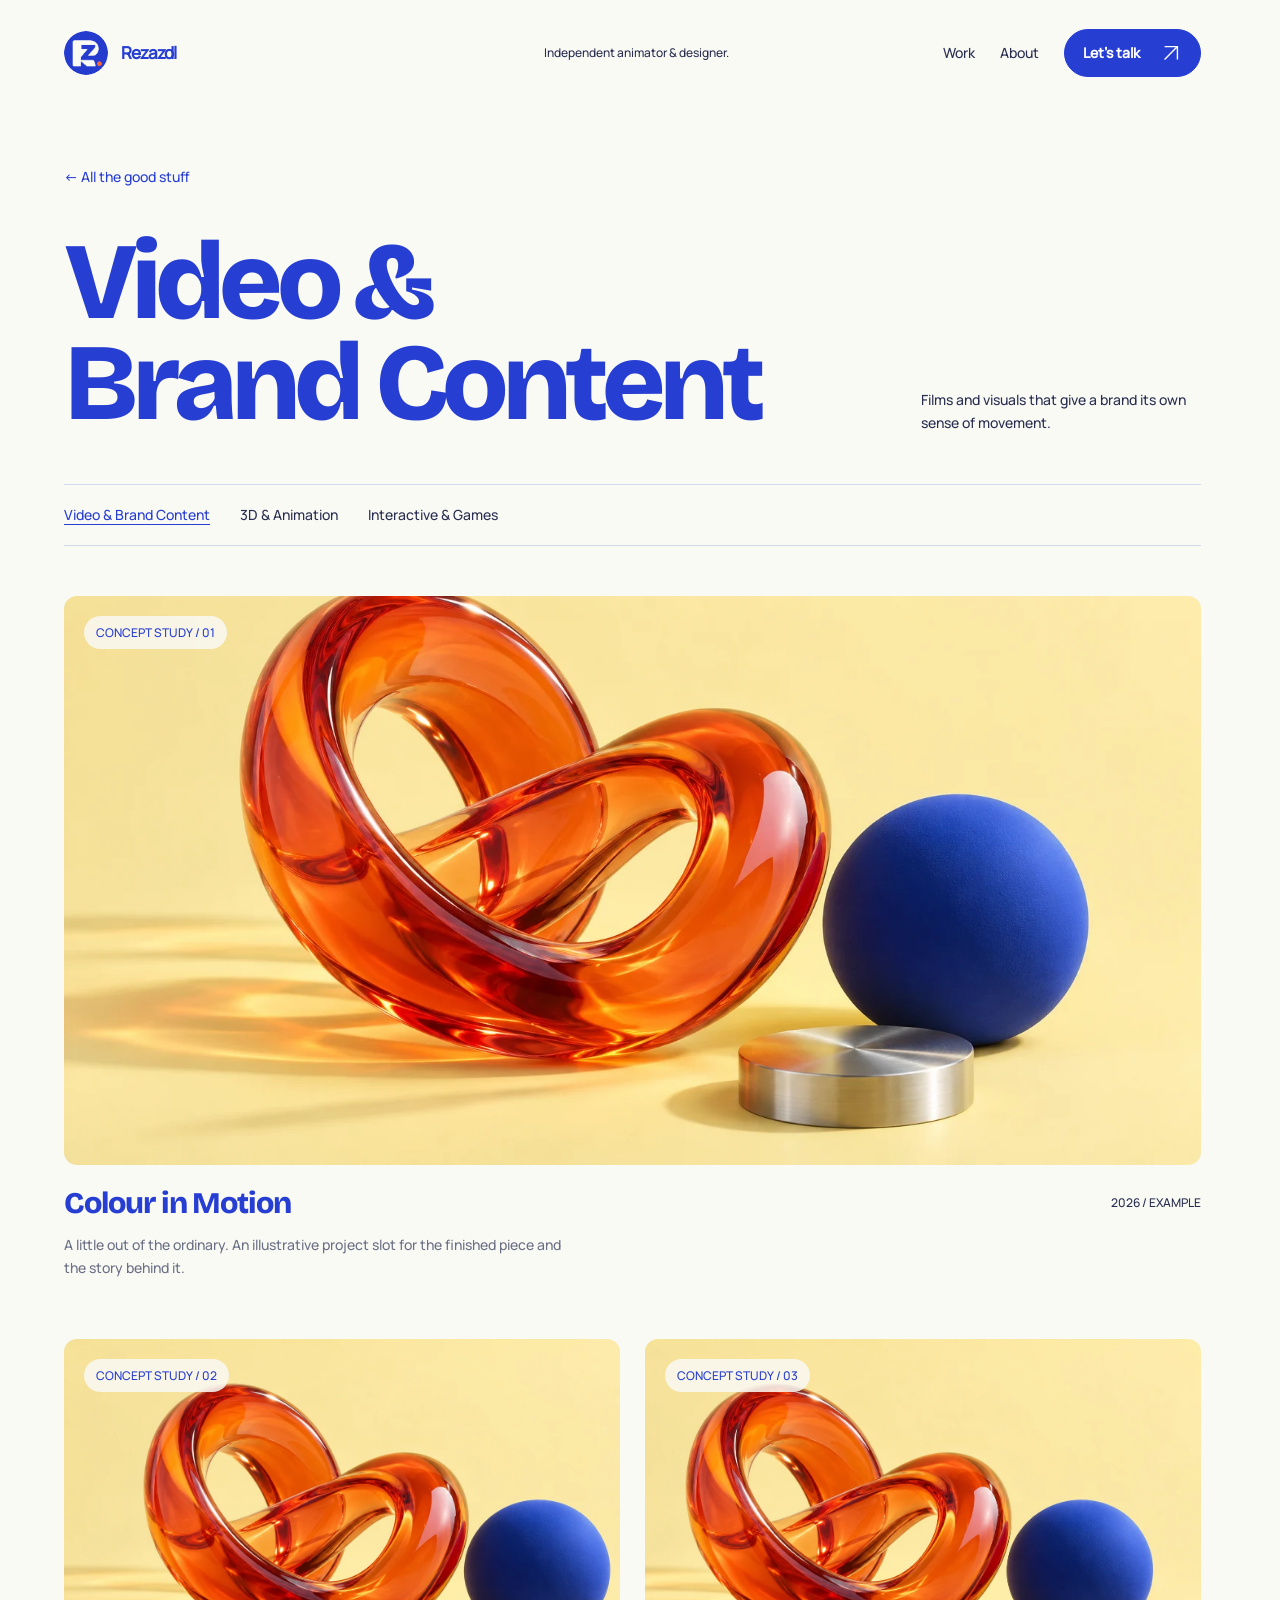
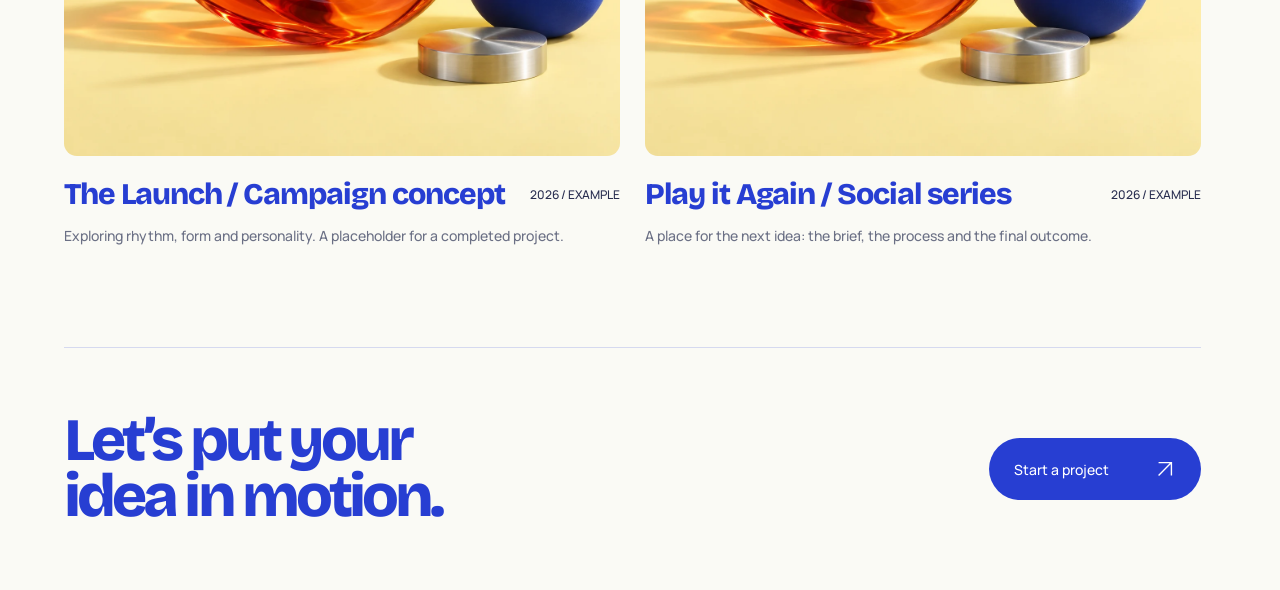
<file: work/video/index.html>
<!doctype html><html lang="en"><head><base href="../../"><meta charset="utf-8"><meta name="viewport" content="width=device-width, initial-scale=1"><meta name="theme-color" content="#fafaf5"><title>Video & Brand Content — Reza Zendehdel</title><meta name="description" content="Films and visuals that give a brand its own sense of movement."><link rel="icon" type="image/png" href="/assets/brand/rz-logo-v1.png"><link rel="preload" href="./assets/headline.ttf" as="font" type="font/ttf" crossorigin><link rel="stylesheet" href="./site.css?v=20260924-logo1"><script src="./site.js?v=20260923-confirm5" type="module"></script></head><body><a class="skip" href="#main">Skip to content</a><div class="scroll-progress" aria-hidden="true"></div><header class="nav"><a class="brand" href="./" aria-label="Rezazdl — Reza Zendehdel home"><img class="brand-logo" src="/assets/brand/rz-logo-v1.png" alt="" width="44" height="44" decoding="async"><span class="brand-name">Rezazdl</span></a><div class="nav-center">Independent animator & designer.</div><nav class="nav-links" aria-label="Main navigation"><a class="desktop" href="./#work">Work</a><a class="desktop" href="./#about">About</a><a class="nav-contact" href="./#contact">Let’s talk <svg class="icon" aria-hidden="true" viewBox="0 0 24 24"><path d="m5 19 14-14M5 5h14v14"/></svg></a></nav></header><main class="category-main container" id="main"><div id="top"></div><a class="category-back" href="./#work">← All the good stuff</a><div class="category-heading"><h1 class="display">Video &<br>Brand Content</h1><p>Films and visuals that give a brand its own sense of movement.</p></div><nav class="category-tabs" aria-label="Work categories"><a href="#work" data-collection="video" aria-haspopup="dialog" aria-current="page">Video & Brand Content</a><a href="#work" data-collection="3d" aria-haspopup="dialog">3D & Animation</a><a href="#work" data-collection="interactive" aria-haspopup="dialog">Interactive & Games</a></nav><div class="project-grid"><article class="project reveal"><div class="project-image variant-0"><img src="./assets/brand-light.webp" alt="Colour in Motion: campaigns, launch films & social concept" width="1200" height="800" loading="eager"><span class="project-label">CONCEPT STUDY / 01</span></div><div class="project-meta"><h2>Colour in Motion</h2><span>2026 / EXAMPLE</span></div><p class="project-description">A little out of the ordinary. An illustrative project slot for the finished piece and the story behind it.</p></article><article class="project reveal"><div class="project-image variant-1"><img src="./assets/brand-light.webp" alt="The Launch / Campaign concept: campaigns, launch films & social concept" width="1200" height="800" loading="lazy"><span class="project-label">CONCEPT STUDY / 02</span></div><div class="project-meta"><h2>The Launch / Campaign concept</h2><span>2026 / EXAMPLE</span></div><p class="project-description">Exploring rhythm, form and personality. A placeholder for a completed project.</p></article><article class="project reveal"><div class="project-image variant-2"><img src="./assets/brand-light.webp" alt="Play it Again / Social series: campaigns, launch films & social concept" width="1200" height="800" loading="lazy"><span class="project-label">CONCEPT STUDY / 03</span></div><div class="project-meta"><h2>Play it Again / Social series</h2><span>2026 / EXAMPLE</span></div><p class="project-description">A place for the next idea: the brief, the process and the final outcome.</p></article></div><section class="category-footer"><h2 class="display">Let’s put your<br>idea in motion.</h2><a class="button" href="./#contact">Start a project <svg class="icon" aria-hidden="true" viewBox="0 0 24 24"><path d="m5 19 14-14M5 5h14v14"/></svg></a></section></main><dialog id="contact-dialog" class="contact-dialog" aria-labelledby="contact-title"><div class="dialog-head"><span>LET’S TALK ABOUT YOUR PROJECT</span><button class="close" data-close aria-label="Close email form">×</button></div><h2 id="contact-title">Put your idea<br>into words.</h2><form id="email-form" data-recipient=""><div class="form-row"><label>Your name<input name="name" autocomplete="name" maxlength="100" required placeholder="How should I call you?"></label><label>Your email<input name="email" type="email" autocomplete="email" maxlength="254" required placeholder="you@company.com"></label></div><label>Subject<input name="subject" maxlength="160" required placeholder="What are we making?"></label><label>Your message<textarea name="message" rows="4" maxlength="5000" required placeholder="A little about the idea, the timing, and what you have in mind."></textarea></label><p id="email-status" class="email-status" role="status">Email is being connected. For now, reach me on <a href="https://t.me/rzazdl" target="_blank" rel="noopener noreferrer">Telegram</a> or <a href="./wa/" target="_blank" rel="noopener noreferrer">WhatsApp</a>.</p><button class="button email-submit" type="submit" disabled>Prepare email ↗</button><small class="email-explanation">When connected, this opens your email app with your message ready to send.</small></form></dialog><dialog id="collection-dialog" class="portfolio-dialog collection-dialog" aria-labelledby="collection-title" aria-describedby="collection-description"><div class="portfolio-toolbar"><span id="collection-kicker" class="eyebrow">SELECTED WORK</span><button class="close" data-close aria-label="Close project gallery">×</button></div><div class="collection-content"><div class="collection-heading"><h2 class="display" id="collection-title" tabindex="-1" autofocus></h2><p id="collection-description"></p></div><div class="collection-count"><span id="collection-count"></span></div><div id="collection-grid" class="collection-grid"></div></div></dialog><dialog id="project-dialog" class="portfolio-dialog project-dialog" aria-labelledby="detail-title" aria-describedby="detail-subtitle"><div class="portfolio-toolbar"><button class="gallery-back" id="back-to-gallery">← Back to gallery</button><span id="detail-position"></span><button class="close" data-close aria-label="Close project details">×</button></div><div id="project-content" class="detail-content"></div></dialog></body></html>
</file>
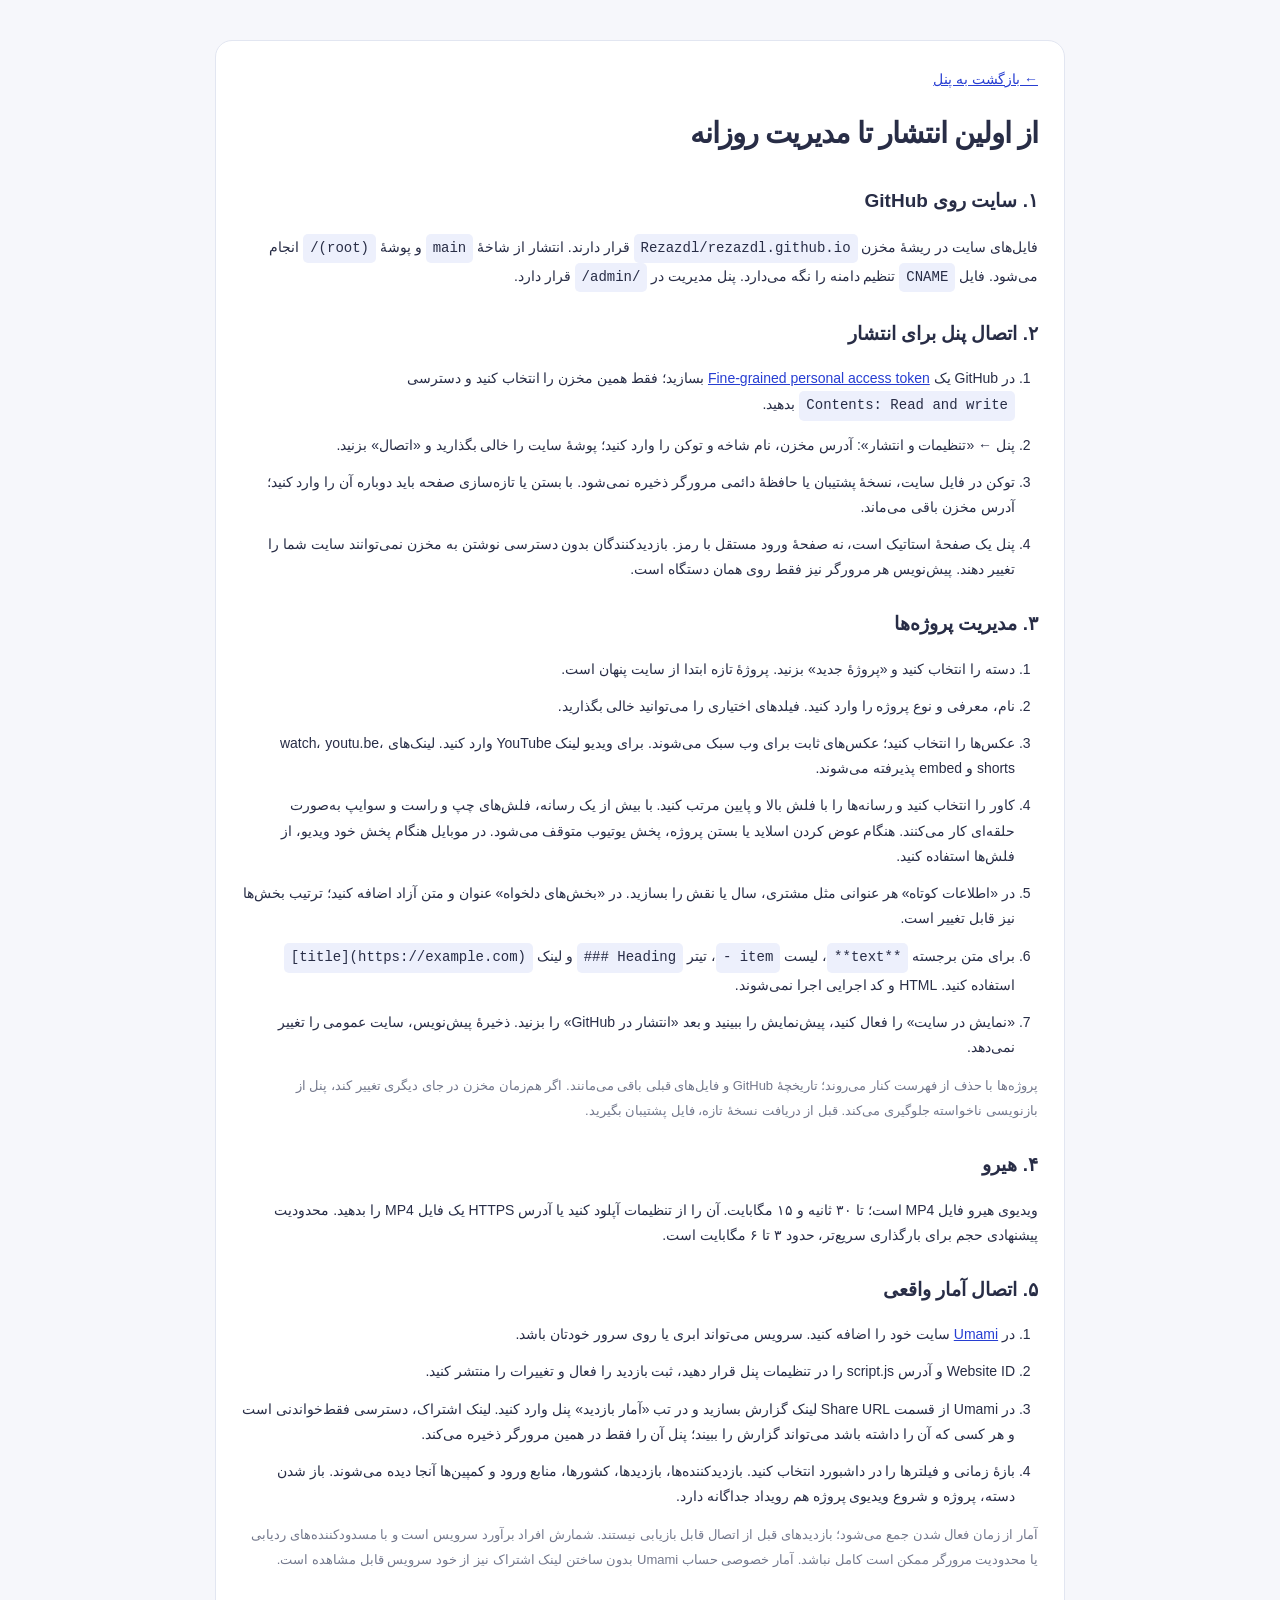
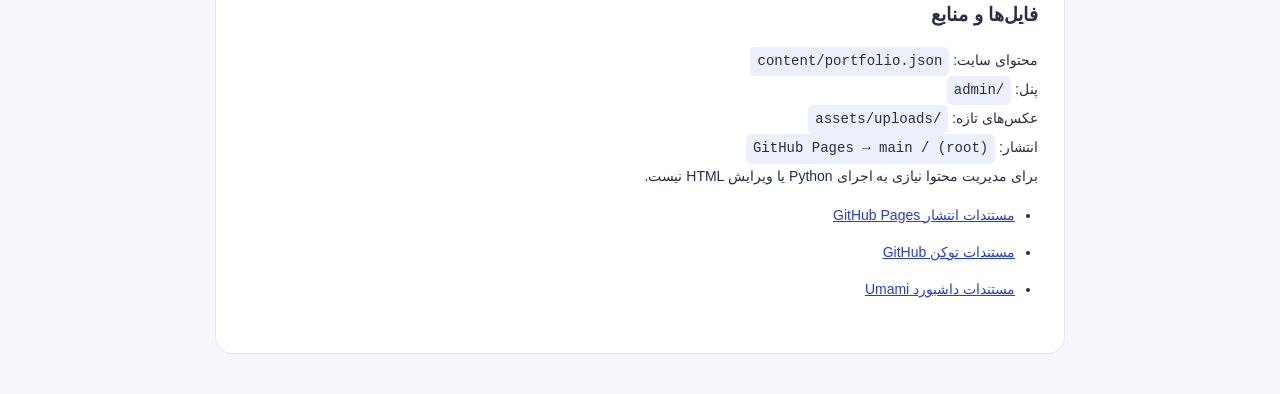
<file: admin/guide.html>
<!doctype html><html lang="fa" dir="rtl"><head><base href="../"><meta charset="utf-8"><meta name="viewport" content="width=device-width, initial-scale=1"><meta name="robots" content="noindex"><title>راهنمای مدیریت — Rezazdl</title><link rel="stylesheet" href="admin/admin.css"><style>main{max-width:850px;margin:40px auto;padding:30px}section{margin:25px 0}li{margin-bottom:12px}code{direction:ltr;display:inline-block;background:#edf0fc;padding:2px 7px;border-radius:5px}h1{margin:15px 0 25px}ol,ul{padding-right:23px}</style><link rel="icon" type="image/png" href="/assets/brand/rz-logo-v1.png"></head><body><main class="panel"><a href="admin/">← بازگشت به پنل</a><h1>از اولین انتشار تا مدیریت روزانه</h1><section><h2>۱. سایت روی GitHub</h2><p>فایل‌های سایت در ریشهٔ مخزن <code>Rezazdl/rezazdl.github.io</code> قرار دارند. انتشار از شاخهٔ <code>main</code> و پوشهٔ <code>/(root)</code> انجام می‌شود. فایل <code>CNAME</code> تنظیم دامنه را نگه می‌دارد. پنل مدیریت در <code>/admin/</code> قرار دارد.</p></section><section><h2>۲. اتصال پنل برای انتشار</h2><ol><li>در GitHub یک <a href="https://github.com/settings/personal-access-tokens/new" target="_blank" rel="noopener">Fine-grained personal access token</a> بسازید؛ فقط همین مخزن را انتخاب کنید و دسترسی <code>Contents: Read and write</code> بدهید.</li><li>پنل ← «تنظیمات و انتشار»: آدرس مخزن، نام شاخه و توکن را وارد کنید؛ پوشهٔ سایت را خالی بگذارید و «اتصال» بزنید.</li><li>توکن در فایل سایت، نسخهٔ پشتیبان یا حافظهٔ دائمی مرورگر ذخیره نمی‌شود. با بستن یا تازه‌سازی صفحه باید دوباره آن را وارد کنید؛ آدرس مخزن باقی می‌ماند.</li><li>پنل یک صفحهٔ استاتیک است، نه صفحهٔ ورود مستقل با رمز. بازدیدکنندگان بدون دسترسی نوشتن به مخزن نمی‌توانند سایت شما را تغییر دهند. پیش‌نویس هر مرورگر نیز فقط روی همان دستگاه است.</li></ol></section><section><h2>۳. مدیریت پروژه‌ها</h2><ol><li>دسته را انتخاب کنید و «پروژهٔ جدید» بزنید. پروژهٔ تازه ابتدا از سایت پنهان است.</li><li>نام، معرفی و نوع پروژه را وارد کنید. فیلدهای اختیاری را می‌توانید خالی بگذارید.</li><li>عکس‌ها را انتخاب کنید؛ عکس‌های ثابت برای وب سبک می‌شوند. برای ویدیو لینک YouTube وارد کنید. لینک‌های watch، youtu.be، shorts و embed پذیرفته می‌شوند.</li><li>کاور را انتخاب کنید و رسانه‌ها را با فلش بالا و پایین مرتب کنید. با بیش از یک رسانه، فلش‌های چپ و راست و سوایپ به‌صورت حلقه‌ای کار می‌کنند. هنگام عوض کردن اسلاید یا بستن پروژه، پخش یوتیوب متوقف می‌شود. در موبایل هنگام پخش خود ویدیو، از فلش‌ها استفاده کنید.</li><li>در «اطلاعات کوتاه» هر عنوانی مثل مشتری، سال یا نقش را بسازید. در «بخش‌های دلخواه» عنوان و متن آزاد اضافه کنید؛ ترتیب بخش‌ها نیز قابل تغییر است.</li><li>برای متن برجسته <code>**text**</code>، لیست <code>- item</code>، تیتر <code>### Heading</code> و لینک <code>[title](https://example.com)</code> استفاده کنید. HTML و کد اجرایی اجرا نمی‌شوند.</li><li>«نمایش در سایت» را فعال کنید، پیش‌نمایش را ببینید و بعد «انتشار در GitHub» را بزنید. ذخیرهٔ پیش‌نویس، سایت عمومی را تغییر نمی‌دهد.</li></ol><p class="help">پروژه‌ها با حذف از فهرست کنار می‌روند؛ تاریخچهٔ GitHub و فایل‌های قبلی باقی می‌مانند. اگر هم‌زمان مخزن در جای دیگری تغییر کند، پنل از بازنویسی ناخواسته جلوگیری می‌کند. قبل از دریافت نسخهٔ تازه، فایل پشتیبان بگیرید.</p></section><section><h2>۴. هیرو</h2><p>ویدیوی هیرو فایل MP4 است؛ تا ۳۰ ثانیه و ۱۵ مگابایت. آن را از تنظیمات آپلود کنید یا آدرس HTTPS یک فایل MP4 را بدهید. محدودیت پیشنهادی حجم برای بارگذاری سریع‌تر، حدود ۳ تا ۶ مگابایت است.</p></section><section><h2>۵. اتصال آمار واقعی</h2><ol><li>در <a href="https://cloud.umami.is/" target="_blank" rel="noopener">Umami</a> سایت خود را اضافه کنید. سرویس می‌تواند ابری یا روی سرور خودتان باشد.</li><li>Website ID و آدرس script.js را در تنظیمات پنل قرار دهید، ثبت بازدید را فعال و تغییرات را منتشر کنید.</li><li>در Umami از قسمت Share URL لینک گزارش بسازید و در تب «آمار بازدید» پنل وارد کنید. لینک اشتراک، دسترسی فقط‌خواندنی است و هر کسی که آن را داشته باشد می‌تواند گزارش را ببیند؛ پنل آن را فقط در همین مرورگر ذخیره می‌کند.</li><li>بازهٔ زمانی و فیلترها را در داشبورد انتخاب کنید. بازدیدکننده‌ها، بازدیدها، کشورها، منابع ورود و کمپین‌ها آنجا دیده می‌شوند. باز شدن دسته، پروژه و شروع ویدیوی پروژه هم رویداد جداگانه دارد.</li></ol><p class="help">آمار از زمان فعال شدن جمع می‌شود؛ بازدیدهای قبل از اتصال قابل بازیابی نیستند. شمارش افراد برآورد سرویس است و با مسدودکننده‌های ردیابی یا محدودیت مرورگر ممکن است کامل نباشد. آمار خصوصی حساب Umami بدون ساختن لینک اشتراک نیز از خود سرویس قابل مشاهده است.</p></section><section><h2>فایل‌ها و منابع</h2><p>محتوای سایت: <code>content/portfolio.json</code><br>پنل: <code>admin/</code><br>عکس‌های تازه: <code>assets/uploads/</code><br>انتشار: <code>GitHub Pages → main / (root)</code></p><p>برای مدیریت محتوا نیازی به اجرای Python یا ویرایش HTML نیست. </p><ul><li><a href="https://docs.github.com/en/pages/getting-started-with-github-pages/using-custom-workflows-with-github-pages">مستندات انتشار GitHub Pages</a></li><li><a href="https://docs.github.com/en/authentication/keeping-your-account-and-data-secure/managing-your-personal-access-tokens">مستندات توکن GitHub</a></li><li><a href="https://docs.umami.is/docs/guides/embed-analytics-in-your-app">مستندات داشبورد Umami</a></li></ul></section></main></body></html>
</file>
<file: site.css>
@font-face{font-family:Manrope;src:url('assets/display.ttf') format('truetype');font-weight:500;font-display:swap}@font-face{font-family:Bricolage;src:url('assets/headline.ttf') format('truetype');font-weight:800;font-display:swap}:root{--paper:#fafaf5;--ink:#273ed2;--text:#292e50;--orange:#ff6b36;--lilac:#e6e5ff;--line:#273ed22d;--pad:5vw;--ease:cubic-bezier(.22,.75,.2,1)}*{box-sizing:border-box}html{scroll-behavior:smooth;scroll-padding-top:85px}body{margin:0;background:var(--paper);color:var(--text);font-family:Manrope,Arial,sans-serif;font-size:16px;-webkit-font-smoothing:antialiased}body.locked{overflow:hidden}h1,h2,h3,p{margin:0}h1,h2,h3{font-weight:500}p{line-height:1.65}a{color:inherit;text-decoration:none}button{color:inherit;border:0;cursor:pointer;font:inherit}button,a{-webkit-tap-highlight-color:transparent}button:focus-visible,a:focus-visible{outline:2px solid var(--ink);outline-offset:7px}img,video{display:block;max-width:100%}::selection{background:var(--ink);color:#fff}svg.icon{width:22px;height:22px;fill:none;stroke:currentColor;stroke-width:1.5}.display{font-family:Bricolage,Arial,sans-serif;font-weight:800;letter-spacing:-.065em;line-height:.93;color:var(--ink)}.eyebrow{font-size:12px;letter-spacing:.1em;text-transform:uppercase}.skip{position:fixed;left:20px;top:-100px;background:var(--ink);color:white;z-index:100;padding:15px}.skip:focus{top:10px}.nav{position:absolute;left:0;top:0;width:100%;z-index:25;height:105px;display:flex;align-items:center;justify-content:space-between;padding:0 var(--pad);gap:30px}.brand{font-size:17px;letter-spacing:-.05em;font-weight:600;display:flex;gap:13px;align-items:center;color:var(--ink)}.brand-mark{font-family:Bricolage;font-size:43px;line-height:1}.brand-name{font-size:14px;line-height:1.25;letter-spacing:-.03em}.nav-center{font-size:12px;line-height:1.5;position:absolute;left:43%}.nav-links{display:flex;align-items:center;gap:25px;font-size:14px}.nav-links>a:not(.nav-contact){border-bottom:1px solid transparent;padding:8px 0}.nav-links>a:hover{border-color:currentColor}.nav-contact{display:flex;align-items:center;gap:20px;border:1px solid var(--ink);border-radius:30px;padding:12px 18px;color:var(--ink);transition:background .25s,color .25s}.nav-contact:hover{background:var(--ink);color:white}.hero-track{height:210svh;position:relative}.hero{height:100svh;min-height:700px;position:sticky;top:0;overflow:hidden;background:var(--paper);isolation:isolate}.hero-intro{position:absolute;top:19%;left:var(--pad);z-index:4;max-width:290px;transform:translateY(var(--intro-y,0px));opacity:var(--intro-o,1)}.hero-intro p{font-size:16px;line-height:1.55;max-width:230px}.hero-intro .eyebrow{margin-bottom:20px;font-size:12px;color:var(--ink)}.hero-title{position:absolute;bottom:12%;left:4.4%;z-index:3;font-size:clamp(96px,15.5vw,240px);line-height:.82;pointer-events:none;transform:translateX(var(--title-x,0px));opacity:var(--title-o,1)}.hero-title .topline{display:block}.hero-title .bottomline{display:block;padding-left:12vw;margin-top:10px;transform:translateX(var(--title2-x,0px))}.hero-title .punctuation{color:var(--orange)}.reel-frame{position:absolute;right:6.5%;top:17%;width:48%;height:55%;border-radius:18px;overflow:hidden;background:var(--lilac);transform:translate3d(var(--frame-x,0px),var(--frame-y,0px),0) rotate(var(--frame-r,7deg)) scale(var(--frame-s,1));transform-origin:center;z-index:2;will-change:transform;box-shadow:0 20px 65px #32387b10}.reel-frame video{height:100%;width:100%;object-fit:cover;pointer-events:none}.frame-top{position:absolute;inset:18px 20px auto;display:flex;justify-content:space-between;font-size:12px;color:#333357;z-index:2}.reel-open{position:absolute;top:48%;left:48%;transform:translate(-50%,-50%);border-radius:50%;width:90px;height:90px;display:flex;flex-direction:column;justify-content:center;align-items:center;gap:6px;background:#fafaf5df;color:var(--ink);font-size:12px;backdrop-filter:blur(6px);transition:background .3s,scale .3s;z-index:4}.reel-open:hover{background:var(--ink);color:white;scale:1.08}.reel-open span:first-child{font-size:19px}.hero-base{position:absolute;bottom:30px;left:var(--pad);right:var(--pad);z-index:5;display:flex;justify-content:space-between;align-items:center;gap:20px;font-size:12px}.hero-scroll{display:flex;gap:15px;align-items:center}.hero-scroll .scroll-glyph{width:34px;height:34px;border:1px solid var(--line);border-radius:50%;display:grid;place-items:center}.hero-controls{display:flex;align-items:center;gap:18px}.hero-controls button{background:transparent;border:1px solid var(--line);border-radius:30px;min-width:38px;height:38px;color:var(--ink)}.hero-caption{color:var(--ink)}.hero-progress{display:flex;gap:4px;width:80px}.hero-progress i{height:2px;background:var(--line);flex:1}.hero-progress i.on{background:var(--ink)}.container{padding:0 var(--pad)}.text-link{display:inline-flex;align-items:center;gap:25px;border-bottom:1px solid currentColor;padding-bottom:7px;font-size:14px;color:var(--ink)}.hero-intro .text-link{margin-top:23px}.work-intro{padding-top:110px;padding-bottom:30px;display:flex;justify-content:space-between;gap:30px;align-items:end}.section-heading{font-size:clamp(48px,6.8vw,100px)}.work-intro .eyebrow{margin-bottom:30px}.work-intro p{font-size:14px;max-width:260px}.work-track{height:140svh;min-height:950px;position:relative}.work-stage{height:100svh;min-height:680px;position:sticky;top:0;overflow:hidden;display:flex;align-items:center;padding:0 var(--pad);perspective:1400px}.work-grid{display:grid;grid-template-columns:repeat(3,1fr);gap:24px;width:100%;position:relative}.work-card{position:relative;min-width:0;transform:translate3d(var(--cx,0px),var(--cy,0px),0) rotate(var(--cr,0deg));will-change:transform;background:white;border:1px solid #273ed218;border-radius:14px;padding:13px;box-shadow:0 14px 40px #273ed207;transition:box-shadow .4s;transform-origin:50% 80%}.work-card:hover{box-shadow:0 18px 45px #273ed219}.work-card:nth-child(1){z-index:3}.work-card:nth-child(2){z-index:2}.work-card:nth-child(3){z-index:1}.card-image{height:clamp(200px,27vw,390px);overflow:hidden;border-radius:8px;position:relative}.card-image img{height:100%;width:100%;object-fit:cover;transition:transform .7s var(--ease)}.work-card:hover img{transform:scale(1.055)}.card-meta{padding:21px 6px 10px;display:flex;gap:20px;justify-content:space-between;align-items:flex-start}.card-meta h3{font-size:clamp(18px,1.65vw,26px);letter-spacing:-.05em;color:var(--ink);line-height:1.16;max-width:190px}.card-meta p{font-size:12px;color:#666b83;margin-top:10px}.card-number{font-size:12px;display:flex;justify-content:space-between;padding:7px 6px 14px;color:var(--ink)}.card-arrow{width:36px;height:36px;border:1px solid var(--line);border-radius:50%;display:grid;place-items:center;flex-shrink:0;transition:background .3s,color .3s}.work-card:hover .card-arrow{background:var(--ink);color:white}.work-stage-footer{position:absolute;bottom:35px;left:var(--pad);right:var(--pad);display:flex;justify-content:space-between;font-size:12px;color:#646b89}.index-line{display:flex;gap:20px}.numbers{border-top:1px solid var(--line);border-bottom:1px solid var(--line);display:grid;grid-template-columns:1.3fr 1fr 1fr 1fr;align-items:center;padding:34px 0;gap:30px}.numbers>p{font-size:14px;max-width:140px}.stat strong{font-family:Bricolage;font-size:65px;letter-spacing:-.07em;color:var(--ink);line-height:1}.stat strong span{color:var(--orange)}.stat p{font-size:12px;margin-top:9px}.stat small{display:block;font-size:12px;color:#757992;margin-top:5px}.services{padding-top:120px;padding-bottom:120px;display:grid;grid-template-columns:1fr 1.1fr;gap:10%}.services .eyebrow{margin-bottom:25px}.services h2{font-size:clamp(46px,5.2vw,75px)}.service-list{list-style:none;padding:0;margin:0}.service-list li{padding:22px 0;border-bottom:1px solid var(--line);display:grid;grid-template-columns:30px 1fr;gap:18px}.service-list li:first-child{padding-top:0}.service-list li>span{font-size:12px;color:var(--ink);padding-top:4px}.service-list h3{font-size:21px;letter-spacing:-.04em;color:var(--ink)}.service-list p{font-size:14px;max-width:430px;margin-top:8px;color:#62667c}.process{display:flex;gap:15px;font-size:12px;flex-wrap:wrap;margin-top:35px;color:#656a83}.ribbon{overflow:hidden;background:#e4e9ff;padding:25px 0;color:var(--ink)}.ribbon-content{display:flex;width:max-content;font-family:Bricolage;font-weight:800;font-size:clamp(40px,6vw,90px);letter-spacing:-.045em;line-height:1;will-change:transform}.ribbon-content span{padding-right:50px}.ribbon-content b{color:var(--orange);font-weight:400;margin-inline:35px}.about{padding-top:125px;padding-bottom:140px;display:grid;grid-template-columns:1fr 1.1fr;gap:10%;align-items:center}.about-visual{position:relative;aspect-ratio:4/4.7;perspective:1000px}.about-photo{position:absolute;inset:5% 3% 8% 6%;background:var(--lilac);border-radius:14px;transform:rotate(var(--photo-r,-7deg));overflow:hidden;display:flex;align-items:center;justify-content:center}.about-photo img{height:100%;width:100%;object-fit:cover}.about-photo .photo-note{position:absolute;bottom:20px;left:20px;font-size:12px;color:#454866;background:#fafaf5c9;border-radius:30px;padding:8px 14px}.about-label{position:absolute;left:0;bottom:0;background:#f7ed92;padding:20px 26px;border-radius:6px;transform:rotate(4deg);box-shadow:0 4px 12px #00000008}.about-label strong{font-family:Bricolage;font-size:23px;letter-spacing:-.035em;color:var(--ink)}.about-label span{display:block;font-size:12px;margin-top:4px}.about .eyebrow{margin-bottom:25px}.about h2{font-size:clamp(45px,5vw,74px)}.about h2 .word{opacity:.24;transition:opacity .15s}.about p{font-size:16px;max-width:480px;margin-top:25px;color:#656a83}.about .text-link{margin-top:30px}.contact{background:#e5e8ff;padding-top:70px;padding-bottom:25px;position:relative;overflow:hidden}.contact-top{display:flex;justify-content:space-between;align-items:center}.contact-top>span{font-size:12px}.contact h2{font-size:clamp(72px,12vw,190px);margin:65px 0 38px;max-width:1100px}.contact h2 .underlined{position:relative;display:inline-block}.contact h2 .underlined:after{content:'';position:absolute;bottom:-.04em;left:0;width:100%;height:5px;background:var(--orange);transform:scaleX(var(--underline,0));transform-origin:left}.contact-bottom{display:flex;align-items:center;justify-content:space-between;gap:25px}.button{display:inline-flex;align-items:center;justify-content:center;gap:45px;background:var(--ink);color:#fff;border-radius:35px;padding:20px 25px;font-size:14px;transition:transform .25s,background .25s}.button:hover{background:#1830bb;transform:translateY(-3px)}.socials{display:flex;gap:22px;flex-wrap:wrap;font-size:14px}.socials button{padding:8px 0;background:transparent;border-bottom:1px solid transparent}.socials button:hover{border-color:currentColor}.contact-note{font-size:12px;color:#727995;margin-top:25px}.footer{border-top:1px solid var(--line);margin-top:65px;padding-top:22px;display:flex;justify-content:space-between;gap:25px;font-size:12px}.footer a{color:var(--ink)}.reveal{opacity:1}.js .reveal{opacity:0;transform:translateY(26px);transition:opacity .75s,transform .75s var(--ease)}.js .reveal.visible{opacity:1;transform:none}dialog{border:0;border-radius:20px;background:var(--paper);color:var(--text);padding:23px;width:min(1100px,94vw);max-height:94svh;box-shadow:0 20px 80px #26398a26}dialog::backdrop{background:#d5dafaad;backdrop-filter:blur(18px)}.dialog-head{display:flex;align-items:center;justify-content:space-between;margin-bottom:18px;font-size:12px;color:var(--ink)}.close{background:#e5e8ff;border-radius:50%;width:40px;height:40px;font-size:25px;color:var(--ink)}dialog video{width:100%;max-height:70svh;border-radius:8px}dialog p{font-size:14px;color:#686f88;margin-top:20px}.contact-dialog{width:min(500px,94vw);padding:30px}.contact-dialog h2{font-family:Bricolage;font-size:40px;color:var(--ink);letter-spacing:-.05em;line-height:1}.category-main{padding-top:165px}.category-back{font-size:14px;display:inline-flex;align-items:center;gap:10px;color:var(--ink)}.category-heading{display:flex;justify-content:space-between;align-items:end;gap:40px;margin:45px 0 50px}.category-heading h1{font-size:clamp(65px,8.5vw,130px);max-width:850px}.category-heading p{max-width:280px;font-size:14px}.category-tabs{display:flex;gap:30px;padding:20px 0;border-block:1px solid var(--line);font-size:14px;margin-bottom:50px;flex-wrap:wrap}.category-tabs a[aria-current]{color:var(--ink);border-bottom:1px solid var(--ink)}.project-grid{display:grid;grid-template-columns:repeat(2,1fr);gap:60px 25px;padding-bottom:100px}.project:first-child{grid-column:1/-1}.project-image{aspect-ratio:4/3;border-radius:13px;overflow:hidden;position:relative}.project:first-child .project-image{aspect-ratio:2/1}.project-image img{height:100%;width:100%;object-fit:cover;transition:transform .8s var(--ease)}.project:hover img{transform:scale(1.035)}.project-label{position:absolute;left:20px;top:20px;padding:8px 12px;background:#fafaf5d9;border-radius:25px;font-size:12px;color:var(--ink)}.project-meta{display:flex;justify-content:space-between;align-items:center;gap:20px;margin-top:20px}.project-meta h2{font-family:Bricolage;font-size:30px;color:var(--ink);letter-spacing:-.035em}.project-meta span{font-size:12px}.project-description{font-size:14px;max-width:520px;margin-top:12px;color:#6b7085}.variant-1 img{object-position:25%}.variant-2 img{object-position:80%}.category-footer{padding:65px 0;border-top:1px solid var(--line);display:flex;align-items:center;justify-content:space-between;gap:30px}.category-footer h2{font-size:clamp(36px,4.7vw,65px)}.scroll-progress{height:2px;background:var(--ink);transform:scaleX(0);transform-origin:left;position:fixed;top:0;left:0;right:0;z-index:99}.motion-toggle{display:flex;align-items:center;gap:10px;font-size:12px;background:transparent;padding:0}.motion-toggle:before{content:'';height:8px;width:8px;border-radius:50%;background:var(--ink)}.motion-toggle[aria-pressed=false]:before{background:#b9bdd1}.hero-sticker{position:absolute;right:6%;bottom:17%;width:100px;height:100px;border-radius:50%;background:#f5ed88;z-index:4;display:grid;place-content:center;text-align:center;color:var(--ink);font-family:Bricolage;font-size:20px;line-height:1;transform:rotate(var(--sticker-r,-15deg))}.hero-sticker small{font-family:Manrope;font-size:10px;letter-spacing:.1em;margin-top:8px}.no-motion .hero-track{height:auto}.no-motion .hero{position:relative}.no-motion .work-track{height:auto;min-height:0}.no-motion .work-stage{height:auto;min-height:0;padding-block:45px 90px;position:relative}.no-motion .work-card{transform:none!important}.no-motion .hero-title,.no-motion .reel-frame,.no-motion .hero-intro,.no-motion .ribbon-content,.no-motion .about-photo{transform:none!important;opacity:1!important}.no-motion .about h2 .word{opacity:1}.no-motion .contact h2 .underlined:after{transform:scaleX(1)}@media(min-width:1700px){:root{--pad:calc((100vw - 1550px)/2)}.hero-title{left:var(--pad);font-size:230px}.reel-frame{right:var(--pad);width:46%}}@media(max-width:1000px){.nav-center{display:none}.hero-title{font-size:16vw;bottom:17%}.reel-frame{top:23%;height:45%;width:53%;right:5%}.hero-intro{top:19%;max-width:210px}.hero-intro p{font-size:14px;max-width:180px}.hero-intro .eyebrow{font-size:11px}.hero-sticker{bottom:12%;right:7%;width:80px;height:80px;font-size:17px}.work-grid{gap:15px}.work-card{padding:9px}.card-image{height:28vw}.card-meta{padding:15px 3px 8px;gap:8px}.card-meta h3{font-size:18px}.card-meta p{font-size:12px}.card-arrow{width:30px;height:30px}.numbers{grid-template-columns:1fr 1fr 1fr}.numbers>p{display:none}.services{gap:6%}.about{gap:6%}.contact-bottom{align-items:flex-start;flex-direction:column;gap:30px}.category-heading{display:block}.category-heading p{margin-top:30px;max-width:420px}}@media(max-width:650px){:root{--pad:6vw}.nav{height:85px;gap:15px}.brand-name{font-size:12px}.brand-mark{font-size:35px}.nav-links{gap:15px;font-size:12px}.nav-links .desktop{display:none}.nav-contact{padding:10px 14px;gap:10px}.nav-contact svg{width:17px}.hero-track{height:170svh}.hero{height:100svh;min-height:720px}.hero-intro{top:15%;max-width:100%;width:88%;display:flex;justify-content:space-between;align-items:start;gap:20px}.hero-intro .eyebrow{font-size:11px;max-width:150px;line-height:1.5;margin:0}.hero-intro p{display:none}.hero-intro .text-link{margin:0;font-size:12px;gap:14px}.reel-frame{top:28%;width:78%;height:calc(78vw * 9 / 16);right:9%;border-radius:12px;transform:translate3d(var(--frame-x,0px),var(--frame-y,0px),0) rotate(var(--frame-r,6deg)) scale(var(--frame-s,1))}.hero-title{font-size:20vw;bottom:15%;left:6%;line-height:.86}.hero-title .bottomline{padding-left:0;margin-top:8px}.frame-top{inset:13px;font-size:10px}.reel-open{width:70px;height:70px;font-size:11px;top:44%}.hero-base{bottom:23px;gap:10px;font-size:11px}.hero-caption{display:none}.hero-scroll{gap:10px}.hero-sticker{right:7%;bottom:19%;width:67px;height:67px;font-size:15px}.hero-sticker small{font-size:9px;margin-top:5px}.hero-progress{width:40px}.hero-controls{gap:10px}.work-intro{padding-top:70px;display:block;padding-bottom:15px}.work-intro p{margin-top:22px;font-size:14px;max-width:310px}.section-heading{font-size:52px}.work-intro .eyebrow{margin-bottom:23px}.work-track{height:auto;min-height:0}.work-stage{position:relative;height:auto;min-height:0;padding-top:30px;padding-bottom:85px;overflow:visible}.work-grid{grid-template-columns:1fr;gap:20px}.work-card{transform:none!important;padding:10px;border-radius:12px}.card-image{height:auto;aspect-ratio:16/10}.card-meta{padding:14px 8px 10px}.card-meta h3{font-size:24px;max-width:none}.card-meta p{font-size:12px}.card-number{padding:7px 8px 12px;font-size:12px}.card-arrow{width:36px;height:36px}.work-stage-footer{bottom:22px;font-size:11px;gap:15px}.index-line{display:none}.numbers{padding-block:30px;gap:18px}.stat strong{font-size:45px}.stat p{font-size:12px}.stat small{font-size:10px}.services{grid-template-columns:1fr;gap:40px;padding-block:75px}.services h2{font-size:52px}.service-list h3{font-size:21px}.service-list p{font-size:14px}.process{font-size:12px;gap:12px;margin-top:25px}.about{grid-template-columns:1fr;gap:55px;padding-block:70px 80px}.about-visual{aspect-ratio:1/1}.about-photo{inset:5% 6% 6%}.about-label{padding:16px 20px;left:2%}.about h2{font-size:52px}.about p{font-size:15px}.contact{padding-top:45px}.contact-top>span{max-width:100px;font-size:11px;line-height:1.5}.contact .eyebrow{font-size:11px}.contact h2{font-size:16.5vw;margin:40px 0 35px}.contact-bottom{gap:25px}.button{padding:18px 24px}.socials{gap:18px;font-size:13px}.footer{margin-top:40px;flex-wrap:wrap;font-size:11px;gap:18px}.motion-toggle{font-size:11px}.category-main{padding-top:130px}.category-heading{margin-top:35px}.category-heading h1{font-size:62px}.category-tabs{gap:18px;font-size:12px;margin-bottom:30px}.project-grid{grid-template-columns:1fr;gap:40px;padding-bottom:60px}.project:first-child{grid-column:auto}.project:first-child .project-image{aspect-ratio:4/3}.project-meta h2{font-size:26px}.project-meta span{font-size:10px}.category-footer{align-items:flex-start;flex-direction:column;padding-block:45px}.category-footer h2{font-size:43px}dialog{padding:15px;border-radius:13px}}@media(prefers-reduced-motion:reduce){html{scroll-behavior:auto}*,*:before,*:after{transition:none!important;animation:none!important}.js .reveal{opacity:1;transform:none}}
@media(max-width:650px){.work-grid{gap:15px}.work-card{display:grid;grid-template-columns:42% 1fr;grid-template-rows:28px 1fr;gap:0 13px;padding:10px}.card-image{grid-column:1;grid-row:1/3;aspect-ratio:auto;min-height:145px;height:100%}.card-number{grid-column:2;grid-row:1;font-size:10px;padding:4px 0 9px}.card-meta{grid-column:2;grid-row:2;padding:5px 0;gap:7px;position:relative}.card-meta h3{font-size:20px;line-height:1.12;padding-right:4px}.card-meta p{font-size:11px;line-height:1.5;padding-right:0;margin-top:9px}.card-arrow{display:none}.work-stage-footer{font-size:12px}.stat small{font-size:12px}.hero-sticker small{font-size:10px;letter-spacing:0}.project-meta span{font-size:12px}.footer,.motion-toggle{font-size:12px}}
/* Fast hero reveal and direct contact options. */
.hero-track{height:calc(max(100svh,700px) + 140px)}
.hero-controls #reel-pause{height:34px;min-width:65px;padding:0 12px;font-size:12px;background:#fafaf5e8;backdrop-filter:blur(8px)}
.hero-controls,.hero-scroll{background:#fafaf5dd;border-radius:40px;padding:6px 12px;backdrop-filter:blur(8px)}
.hero-caption{background:#fafaf5dd;border-radius:30px;padding:9px 15px;backdrop-filter:blur(8px)}
.nav-contact{background:var(--ink);color:white;font-weight:600}
.contact-options{display:grid;grid-template-columns:repeat(3,minmax(0,1fr));gap:17px;margin-top:45px}
.contact-option{display:flex;align-items:center;gap:20px;min-height:128px;border-radius:16px;padding:24px;text-align:left;border:1px solid #273ed21c;transition:transform .25s,box-shadow .25s}
.contact-option:hover{transform:translateY(-5px);box-shadow:0 15px 30px #273ed218}
.contact-option>span:nth-child(2){flex:1;min-width:0}.contact-option strong{display:block;font-family:Bricolage;font-size:28px;line-height:1.1;letter-spacing:-.04em}.contact-option small{display:block;font-size:13px;margin-top:10px;font-weight:500}.contact-option>.icon{flex-shrink:0}
.contact-option-icon{width:32px;height:32px;flex-shrink:0;font-size:32px;line-height:1;display:grid;place-items:center}
.email-option{background:var(--ink);color:white}.telegram-option{background:#f7fbff;color:#17658b}.whatsapp-option{background:#e8f8d5;color:#23592d}
.pending-socials{margin-top:25px;gap:28px;color:#626b8d}.pending-socials>span{display:flex;align-items:center;gap:9px;font-size:13px}.pending-socials small{font-size:11px;border:1px solid #626b8d44;border-radius:20px;padding:3px 7px}
.contact-dialog{width:min(650px,94vw);padding:32px}.contact-dialog h2{font-size:46px;line-height:1.05;margin-bottom:25px}
#email-form{display:grid;gap:17px}#email-form .form-row{display:grid;grid-template-columns:1fr 1fr;gap:15px}#email-form label{display:grid;gap:8px;font-size:13px;color:var(--text)}#email-form input,#email-form textarea{width:100%;padding:13px 14px;border:1px solid #273ed233;border-radius:9px;background:white;color:var(--text);font:inherit;font-size:15px;line-height:1.5}#email-form textarea{resize:vertical;min-height:115px;max-height:250px}#email-form input:focus,#email-form textarea:focus{outline:2px solid var(--ink);outline-offset:1px}#email-form .email-status{font-size:13px;line-height:1.5;margin:0;color:#626783}.email-status a{text-decoration:underline;color:var(--ink)}.email-submit{justify-self:start;margin:0}.email-submit:disabled{opacity:.5;cursor:not-allowed;transform:none}.email-explanation{font-size:12px;color:#71768a}
@media(max-width:1000px){.contact-option{padding:20px 16px;gap:12px}.contact-option strong{font-size:25px}.contact-option small{font-size:12px}.contact-option-icon{width:25px;height:25px}.contact-option>.icon{width:18px}}
@media(max-width:650px){.hero-track{height:calc(max(100svh,720px) + 110px)}.hero-controls,.hero-scroll{padding:5px 8px}.hero-controls{gap:8px}.hero-progress{display:none}.hero-controls #reel-pause{min-width:52px;padding:0 8px;font-size:11px}.hero-base{left:4%;right:4%;gap:8px}.hero-scroll{font-size:10px;gap:5px}.hero-scroll .scroll-glyph{width:25px;height:25px}.contact-options{grid-template-columns:1fr;gap:12px;margin-top:30px}.contact-option{min-height:104px;padding:20px;gap:20px}.contact-option strong{font-size:27px}.contact-option small{font-size:13px;margin-top:7px}.contact-option-icon{width:31px;height:31px}.contact-option>.icon{width:22px}.pending-socials{gap:18px;flex-wrap:wrap}.contact-dialog{padding:23px}.contact-dialog h2{font-size:39px}.contact-dialog .dialog-head{font-size:10px}#email-form .form-row{grid-template-columns:1fr}#email-form input,#email-form textarea{font-size:16px}#email-form{gap:14px}}
/* In-page collections and project case studies. */
html{scrollbar-gutter:stable}.work-card{text-align:left;color:inherit;font:inherit;cursor:pointer;width:100%}.work-card:focus-visible{outline:3px solid var(--ink);outline-offset:6px}
.portfolio-dialog{width:min(1240px,94vw);height:91svh;max-height:91svh;padding:0;overflow:auto;overscroll-behavior:contain;border:1px solid #ffffffb0;background:var(--paper);border-radius:22px;scrollbar-gutter:stable;box-shadow:0 35px 100px #26398a33}
.portfolio-dialog[open]{animation:portfolio-enter .36s var(--ease)}.portfolio-dialog::backdrop{background:#d7dcf2b8;backdrop-filter:blur(13px)}.project-dialog::backdrop{background:#b8c0e58a;backdrop-filter:blur(9px)}
.portfolio-toolbar{position:sticky;top:0;z-index:5;display:flex;align-items:center;justify-content:space-between;gap:20px;min-height:79px;padding:16px 35px;background:#fafaf5ed;backdrop-filter:blur(16px);border-bottom:1px solid var(--line);color:var(--ink)}
.portfolio-toolbar .close{flex-shrink:0;width:42px;height:42px}.portfolio-toolbar .eyebrow{font-size:12px}.collection-content{padding:40px 42px 25px}.collection-heading{display:grid;grid-template-columns:1.2fr .8fr;gap:45px;align-items:end;margin-bottom:35px}.collection-heading h2{font-size:clamp(43px,5.5vw,79px);line-height:.97;letter-spacing:-.06em;max-width:640px;outline:none}.collection-heading>p{font-size:15px;line-height:1.7;color:#686e86;max-width:340px;justify-self:end;margin:0}
.collection-count{display:flex;justify-content:space-between;gap:20px;padding-bottom:16px;margin-bottom:24px;border-bottom:1px solid var(--line);font-size:12px;letter-spacing:.07em;color:#6a7087}.collection-count span:first-child{color:var(--ink)}
.collection-grid{display:grid;grid-template-columns:repeat(3,minmax(0,1fr));gap:22px}.gallery-item{text-align:left;padding:0;background:transparent;display:block;min-width:0;color:var(--text);border-radius:12px}.gallery-item:focus-visible{outline:3px solid var(--ink);outline-offset:7px}.gallery-item-image{aspect-ratio:4/4.5;position:relative;overflow:hidden;border-radius:12px;background:var(--lilac)}.gallery-item-image img{width:100%;height:100%;object-fit:cover;transition:transform .65s var(--ease)}.gallery-item:hover img{transform:scale(1.06)}.gallery-item:nth-child(2) img{object-position:35%}.gallery-item:nth-child(3) img{object-position:70%}.gallery-image-number{position:absolute;left:13px;top:13px;background:#fafaf5d9;border-radius:20px;padding:6px 10px;font-size:11px;color:var(--ink)}.gallery-open{position:absolute;right:14px;bottom:14px;display:grid;place-items:center;width:44px;height:44px;border-radius:50%;background:var(--paper);color:var(--ink);transition:background .3s,color .3s,transform .3s}.gallery-item:hover .gallery-open{background:var(--ink);color:white;transform:rotate(45deg)}.gallery-item-meta{padding:18px 1px 4px}.gallery-item-meta h3{font-family:Bricolage;font-weight:800;font-size:25px;line-height:1.12;letter-spacing:-.045em;color:var(--ink)}.gallery-item-meta p{font-size:12px;line-height:1.5;margin:9px 0 0;color:#6e738a}.portfolio-dialog .collection-note{font-size:12px;color:#787e95;margin-top:30px}.gallery-back{background:transparent;padding:8px 0;font-size:14px;color:var(--ink);text-align:left}.gallery-back:hover{text-decoration:underline;text-underline-offset:5px}#detail-position{font-size:12px;margin-left:auto;color:#7a8097}
.detail-content{padding:36px 42px 48px}.detail-heading{padding-bottom:28px}.detail-heading .eyebrow{margin-bottom:17px;color:#777e95}.detail-heading h2{font-size:clamp(45px,6.6vw,90px);outline:none}.detail-heading p{font-size:18px;color:#666e88;margin-top:18px;line-height:1.5}.detail-cover{aspect-ratio:16/8.5;width:100%;border-radius:14px;overflow:hidden;background:var(--lilac);margin:0}.detail-cover img{width:100%;height:100%;object-fit:cover}.detail-facts{display:grid;grid-template-columns:1.1fr 1.4fr .6fr;gap:25px;border-bottom:1px solid var(--line);padding:28px 0;margin:0}.detail-facts div{min-width:0}.detail-facts dt{font-size:11px;letter-spacing:.07em;text-transform:uppercase;color:#788097;margin-bottom:8px}.detail-facts dd{margin:0;font-size:14px;line-height:1.5;color:var(--ink)}.case-section{display:grid;grid-template-columns:.42fr 1fr;gap:50px;padding:38px 0;border-bottom:1px solid var(--line)}.case-section h3{font-family:Bricolage;font-weight:800;font-size:30px;line-height:1.1;letter-spacing:-.04em;color:var(--ink)}.case-section p{font-size:16px;line-height:1.8;margin:0;color:#5e657d;max-width:720px}.case-section .case-index{font-size:12px;font-family:Manrope;font-weight:500;letter-spacing:0;color:#848a9f;display:block;margin-bottom:13px}.case-process{list-style:none;padding:0;margin:0;display:grid;gap:25px}.case-process li{display:grid;grid-template-columns:28px 1fr;gap:13px}.case-process .step-number{font-size:12px;color:#8189a4;padding-top:3px}.case-process h4{font-size:16px;font-weight:600;letter-spacing:-.02em;color:var(--ink);margin:0 0 6px}.case-process p{font-size:14px;line-height:1.75}.case-deliverables{margin:0;padding:0;list-style:none;display:grid;grid-template-columns:1fr 1fr;gap:14px 30px}.case-deliverables li{font-size:14px;line-height:1.5;padding-left:20px;position:relative}.case-deliverables li:before{content:'+';position:absolute;left:0;color:var(--ink)}.portfolio-dialog .case-note{font-size:12px;line-height:1.65;margin:25px 0 0;color:#7a8095;background:#e9ecfb;padding:16px 20px;border-radius:8px}.project-end{display:flex;justify-content:space-between;gap:20px;margin-top:28px;font-size:12px;color:#7a8095}.project-end button{background:none;padding:0;color:var(--ink);font-size:14px;border-bottom:1px solid var(--ink);padding-bottom:5px}
@keyframes portfolio-enter{from{opacity:0;transform:translateY(28px) scale(.975)}to{opacity:1;transform:translateY(0) scale(1)}}
@media(max-width:900px){.collection-content,.detail-content{padding-left:27px;padding-right:27px}.portfolio-toolbar{padding-inline:27px}.collection-heading{gap:25px}.collection-heading h2{font-size:53px}.collection-heading>p{font-size:14px}.collection-grid{gap:15px}.gallery-item-meta h3{font-size:22px}.gallery-item-image{aspect-ratio:3/4}.detail-heading h2{font-size:65px}.case-section{grid-template-columns:.45fr 1fr;gap:25px}}
@media(max-width:650px){.portfolio-dialog{width:100%;max-width:100%;height:96svh;max-height:96svh;margin:auto 0 0;border-radius:19px 19px 0 0;border-bottom:0}.portfolio-toolbar{min-height:69px;padding:12px 20px;gap:15px}.portfolio-toolbar .eyebrow{font-size:10px;letter-spacing:.06em}.portfolio-toolbar .close{width:40px;height:40px}.collection-content{padding:28px 20px 30px}.collection-heading{grid-template-columns:1fr;gap:20px;margin-bottom:25px}.collection-heading h2{font-size:46px;max-width:330px;line-height:.98}.collection-heading>p{font-size:14px;justify-self:start}.collection-count{font-size:10px;gap:10px;margin-bottom:22px}.collection-grid{grid-template-columns:1fr;gap:28px}.gallery-item-image{aspect-ratio:16/11}.gallery-item-meta{padding-top:15px}.gallery-item-meta h3{font-size:27px}.gallery-item-meta p{font-size:12px;margin-top:7px}.gallery-open{width:40px;height:40px}.gallery-back{font-size:12px}#detail-position{font-size:11px}.detail-content{padding:26px 20px 30px}.detail-heading{padding-bottom:23px}.detail-heading .eyebrow{font-size:10px}.detail-heading h2{font-size:51px}.detail-heading p{font-size:16px;line-height:1.55;margin-top:15px}.detail-cover{aspect-ratio:4/3;border-radius:10px}.detail-facts{grid-template-columns:1fr 1fr;gap:20px;padding-block:23px}.detail-facts div:nth-child(2){grid-column:1/-1;grid-row:2}.detail-facts dd{font-size:13px}.case-section{grid-template-columns:1fr;gap:21px;padding-block:28px}.case-section h3{font-size:28px}.case-section .case-index{display:inline;margin-right:12px}.case-section p{font-size:15px}.case-process p{font-size:14px}.case-deliverables{grid-template-columns:1fr;gap:13px}.project-end{align-items:flex-start;flex-direction:column;gap:15px}.portfolio-dialog .case-note{padding:15px;font-size:12px}.portfolio-dialog .collection-note{font-size:12px}}
@media(prefers-reduced-motion:reduce){.portfolio-dialog[open]{animation:none}}

/* A softly choreographed opening, with the same short scroll gesture. */
.hero-title{transform:translate3d(var(--title-x,0px),var(--title-y,0px),0) scale(var(--title-s,1));transform-origin:30% 80%;filter:blur(var(--title-blur,0px));will-change:transform,opacity}
.hero-intro{will-change:transform,opacity}.hero-expanded .hero-intro{visibility:hidden}
.reel-frame video{transform:scale(var(--reel-scale,1.035));transform-origin:center}
.hero-sticker{transform:rotate(var(--sticker-r,-15deg)) scale(var(--sticker-s,1))}
.brand-name{font-size:17px;letter-spacing:-.045em}.brand-mark{font-size:36px;letter-spacing:-.08em}
.contact-icons{display:flex;align-items:center;gap:13px;margin-top:43px}
.contact-icon{display:grid;place-items:center;width:64px;height:64px;padding:0;border:1px solid #273ed23b;border-radius:50%;background:transparent;color:var(--ink);transition:background .25s,color .25s,transform .35s var(--ease),border-color .25s}
.contact-icon svg{width:42px;height:42px;fill:none;stroke:currentColor;stroke-width:1.55;stroke-linecap:round;stroke-linejoin:round}
.contact-icon:not([aria-disabled]):hover{background:var(--ink);border-color:var(--ink);color:var(--paper);transform:translateY(-3px)}
.contact-icon[aria-disabled]{opacity:.5;cursor:default}
.no-motion .hero-title{filter:none}.no-motion .hero-title .bottomline,.no-motion .hero-sticker,.no-motion .reel-frame video{transform:none}.no-motion .hero-intro{visibility:visible}
@media(max-width:650px){.brand-name{font-size:15px}.brand-mark{font-size:31px}.contact-icons{display:grid;grid-template-columns:repeat(5,minmax(0,56px));gap:8px;margin-top:30px}.contact-icon{width:100%;height:auto;aspect-ratio:1}.contact-icon svg{width:40px;height:40px}}
@media(max-width:650px){.hero-title{font-size:18vw}.hero-title .bottomline{white-space:nowrap}}
@media(max-width:650px){.hero-sticker{bottom:24%}}

/* Work begins directly below its animated title. */
.work-intro{padding-top:82px;padding-bottom:30px;display:block;position:relative}
#work-heading{position:relative;font-size:clamp(60px,7.7vw,118px);line-height:1.01;letter-spacing:-.065em;width:fit-content;padding-bottom:12px;isolation:isolate}
.work-line{display:block;white-space:nowrap}.kinetic-word{position:relative;display:inline-block}.kinetic-char{display:inline-block;will-change:transform;transform-origin:50% 85%}
.play-word{color:var(--orange)}.play-word:after{content:'';position:absolute;left:5%;right:0;bottom:-.025em;height:3px;border-radius:4px;background:currentColor;transform:scaleX(var(--play-line,1));transform-origin:left}
.work-track{height:auto;min-height:0}.work-stage{position:relative;height:auto;min-height:0;padding:12px var(--pad) 85px;overflow:hidden;display:block;perspective:1400px}.work-grid{align-items:start}
.work-card{transform:translate3d(var(--cx,0px),var(--cy,0px),0) rotate(var(--cr,0deg));transform-origin:50% 95%}
.card-image img{scale:var(--image-reveal,1);will-change:transform}
.card-meta{padding:22px 6px 12px;align-items:center}.card-meta h3{max-width:240px}.hero-controls{padding:0;background:none;backdrop-filter:none}
.hero-controls #reel-pause{width:42px;height:42px;min-width:42px;padding:11px;display:grid;place-items:center;background:#fafaf5cc;border:1px solid #273ed22d}
#reel-pause svg{width:18px;height:18px;fill:none;stroke:currentColor;stroke-width:1.8;stroke-linecap:round;stroke-linejoin:round}.resume-symbol{display:none}#reel-pause.is-paused .pause-symbol{display:none}#reel-pause.is-paused .resume-symbol{display:block}
.no-motion .kinetic-char{transform:none!important}.no-motion .play-word:after{transform:none}.no-motion .card-image{clip-path:none}.no-motion .card-image img{scale:1}.no-motion .work-stage{padding-top:12px}
@media(max-width:650px){.work-intro{padding-top:54px;padding-bottom:22px}#work-heading{font-size:clamp(40px,10vw,65px);line-height:1.06;padding-bottom:9px}.work-stage{padding-top:8px;padding-bottom:52px}.work-grid{gap:15px}.work-card{grid-template-rows:1fr;align-items:center}.card-image{grid-row:1;min-height:132px}.card-meta{grid-row:1;padding:8px 0}.card-meta h3{font-size:22px;line-height:1.15}.card-arrow{display:grid;width:29px;height:29px}.card-arrow .icon{width:17px;height:17px}.hero-controls #reel-pause{width:40px;height:40px;min-width:40px}}
@media(prefers-reduced-motion:reduce){.kinetic-char{transform:none!important}.card-image{clip-path:none}.card-image img{scale:1}}

/* Equal category cards, independent of title wrapping. */
.work-grid{align-items:stretch}.work-card{height:100%;display:flex;flex-direction:column}.card-image{width:100%;flex-shrink:0}.card-meta{width:100%;flex:1;min-height:96px}.card-meta h3{line-height:1.2}
@media(max-width:650px){.work-card{display:grid;grid-template-columns:42% 1fr;grid-template-rows:1fr;height:154px}.card-image{height:132px;min-height:132px}.card-meta{min-height:0;height:100%}}
.album{margin:0;position:relative}.album-stage{aspect-ratio:16/9;border-radius:14px;overflow:hidden;background:#e6e5ff;display:grid;place-items:center;touch-action:pan-y;position:relative}.album-stage img{width:100%;height:100%;object-fit:contain;max-height:100%;animation:slide-in .3s var(--ease)}.album-stage iframe{width:100%;height:100%;border:0}.album-stage .youtube-start{position:absolute;inset:0;display:grid;place-items:center;background:transparent}.youtube-start img{position:absolute;inset:0;object-fit:cover;opacity:.9}.youtube-start span{z-index:1;padding:15px 22px;border-radius:30px;background:var(--paper);color:var(--ink);box-shadow:0 8px 40px #0003}.album-nav{display:flex;align-items:center;justify-content:space-between;gap:15px;padding-top:15px;color:var(--ink)}.album-arrows{display:flex;gap:9px}.album-arrows button{width:42px;height:42px;border-radius:50%;background:#e5e8ff;color:var(--ink);font-size:23px}.album-caption{font-size:13px;flex:1;color:#6b7085}.album-count{font-size:12px;white-space:nowrap}.album-nav[hidden]{display:none}.custom-section-body{min-width:0;color:#5e657d}.custom-section-body p{margin:0 0 16px}.custom-section-body h3,.custom-section-body h4{font-family:Manrope;font-size:19px;font-weight:600;letter-spacing:-.02em;margin:22px 0 10px;line-height:1.4}.custom-section-body ul,.custom-section-body ol{padding-left:22px;line-height:1.9;margin:0 0 20px}.custom-section-body a{color:var(--ink);text-decoration:underline}.custom-section-body blockquote{margin:20px 0;padding-left:20px;border-left:2px solid var(--orange)}.custom-section-body strong{font-weight:700}.detail-facts:empty{display:none}.case-section.no-heading{grid-template-columns:1fr}.preview-banner{position:fixed;z-index:120;bottom:15px;left:50%;transform:translateX(-50%);background:var(--ink);color:white;border-radius:30px;padding:12px 22px;font-size:13px;box-shadow:0 5px 30px #0003}.collection-empty{padding:45px 0;color:#626783}.detail-facts{grid-template-columns:repeat(auto-fit,minmax(150px,1fr))}@keyframes slide-in{from{opacity:.3;transform:scale(.985)}to{opacity:1;transform:scale(1)}}
@media(max-width:650px){.album-stage{aspect-ratio:4/3}.album-caption{font-size:12px}.album-nav{flex-wrap:wrap}.album-caption{flex-basis:100%}.detail-facts div:nth-child(2){grid-column:auto;grid-row:auto}}
@media(prefers-reduced-motion:reduce){.album-stage img{animation:none}}

/* Editable home sections keep their layout at any text length. */
[hidden]{display:none!important}.hero-title .topline,.hero-title .bottomline{overflow-wrap:anywhere}.home-extra{padding-top:80px;padding-bottom:80px}.home-extra h2{font-size:clamp(32px,5vw,70px);margin-bottom:28px;overflow-wrap:anywhere}.home-extra>img{max-width:100%;max-height:650px;object-fit:contain;border-radius:20px;margin-bottom:24px}.home-extra .custom-section-body{max-width:800px}.about .reveal p{white-space:normal}.service-list h3,.service-list p,.stat p{overflow-wrap:anywhere}

/* Confirmation stays visible after the contact dialog closes. */
.contact-notice{position:fixed;z-index:1000;left:50%;bottom:max(24px,env(safe-area-inset-bottom));transform:translateX(-50%);width:min(560px,calc(100% - 32px));display:flex;align-items:flex-start;gap:14px;padding:22px;border:1px solid var(--line);border-radius:20px;background:var(--paper);color:var(--text);box-shadow:0 12px 50px #292e5026}
.contact-notice-mark{flex:none;display:grid;place-items:center;width:34px;height:34px;border-radius:50%;background:var(--lilac);color:var(--ink);font-size:21px}
.contact-notice p{flex:1;min-width:0;font-size:14px;line-height:1.65}
.contact-notice-dismiss{flex:none;display:grid;place-items:center;min-width:36px;min-height:36px;margin:-6px -8px 0 0;border-radius:50%;background:transparent;color:var(--ink);font-size:25px}
.contact-notice-dismiss:hover{background:var(--lilac)}

/* Uploaded brand mark; reserve its size before loading. */
.brand-logo{display:block;width:44px;height:44px;flex:none;object-fit:contain;border-radius:50%}
@media(max-width:650px){.brand-logo{width:38px;height:38px}}
</file>
